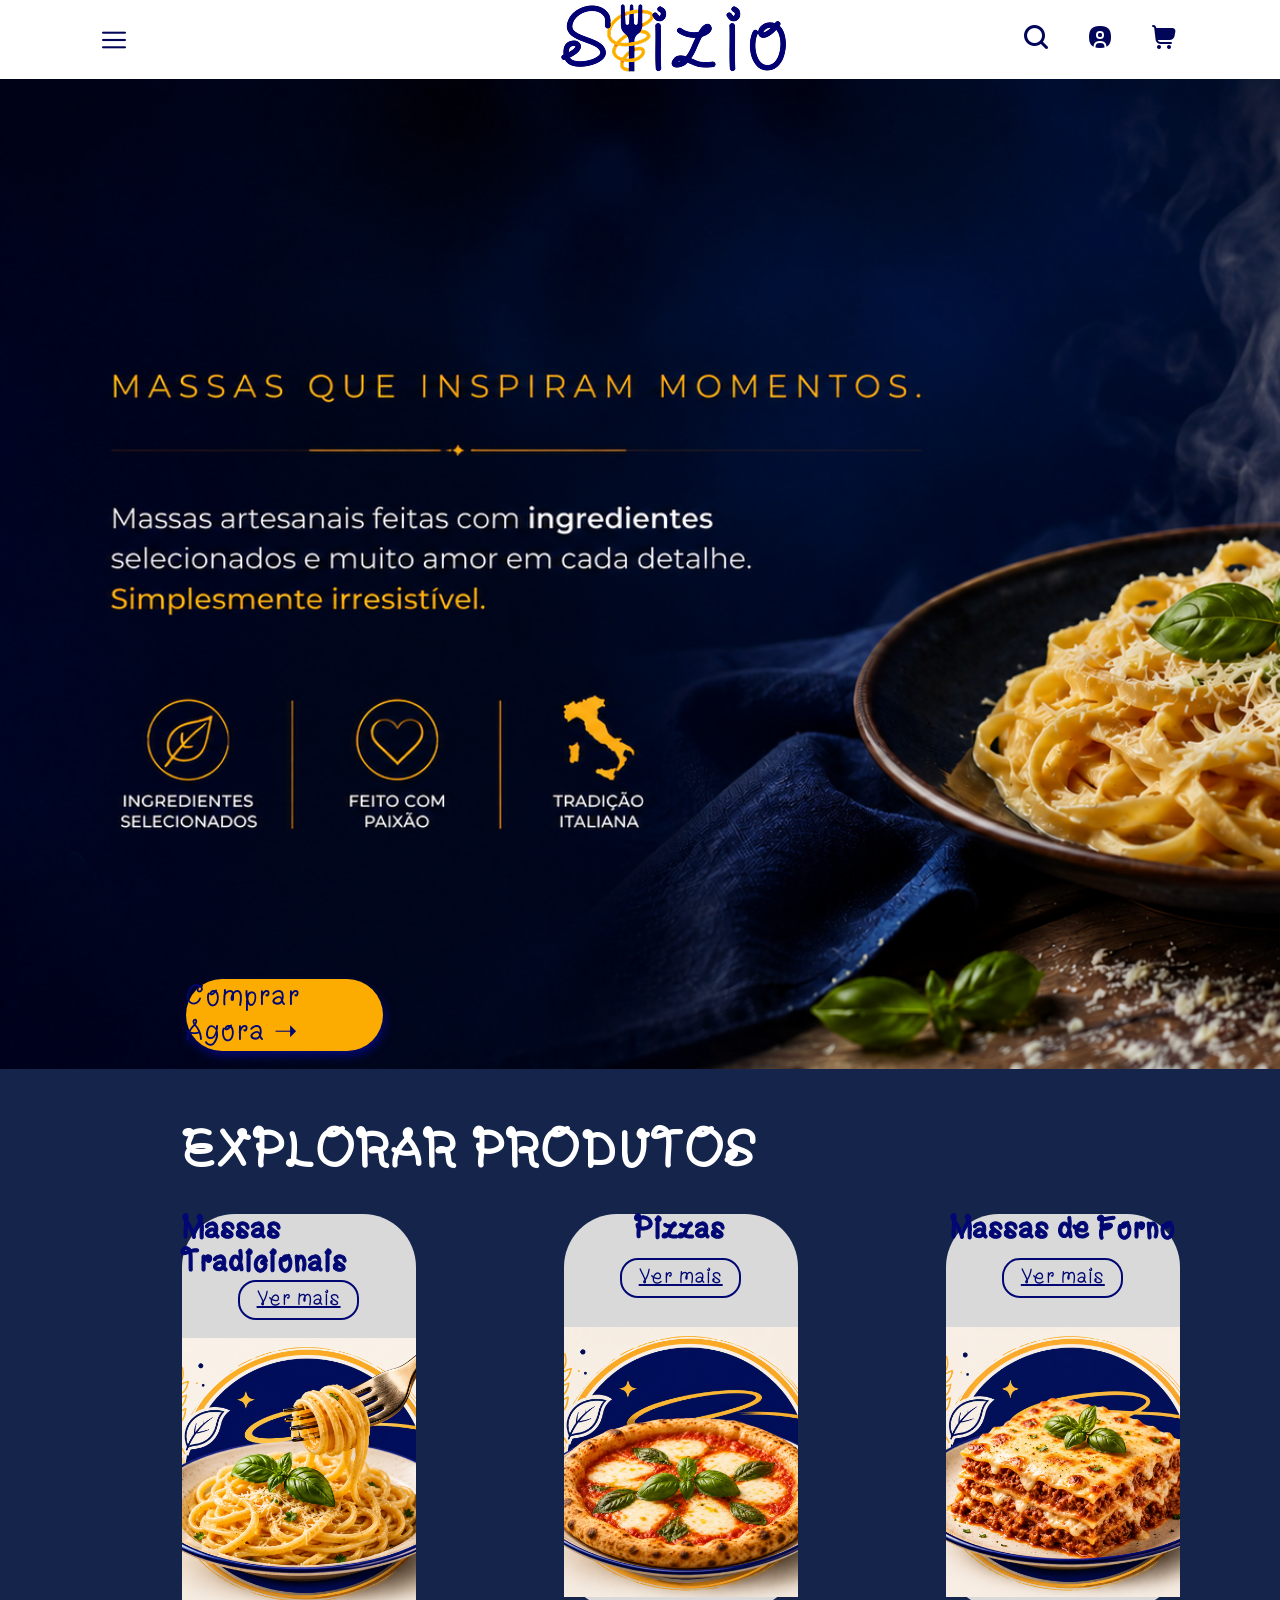
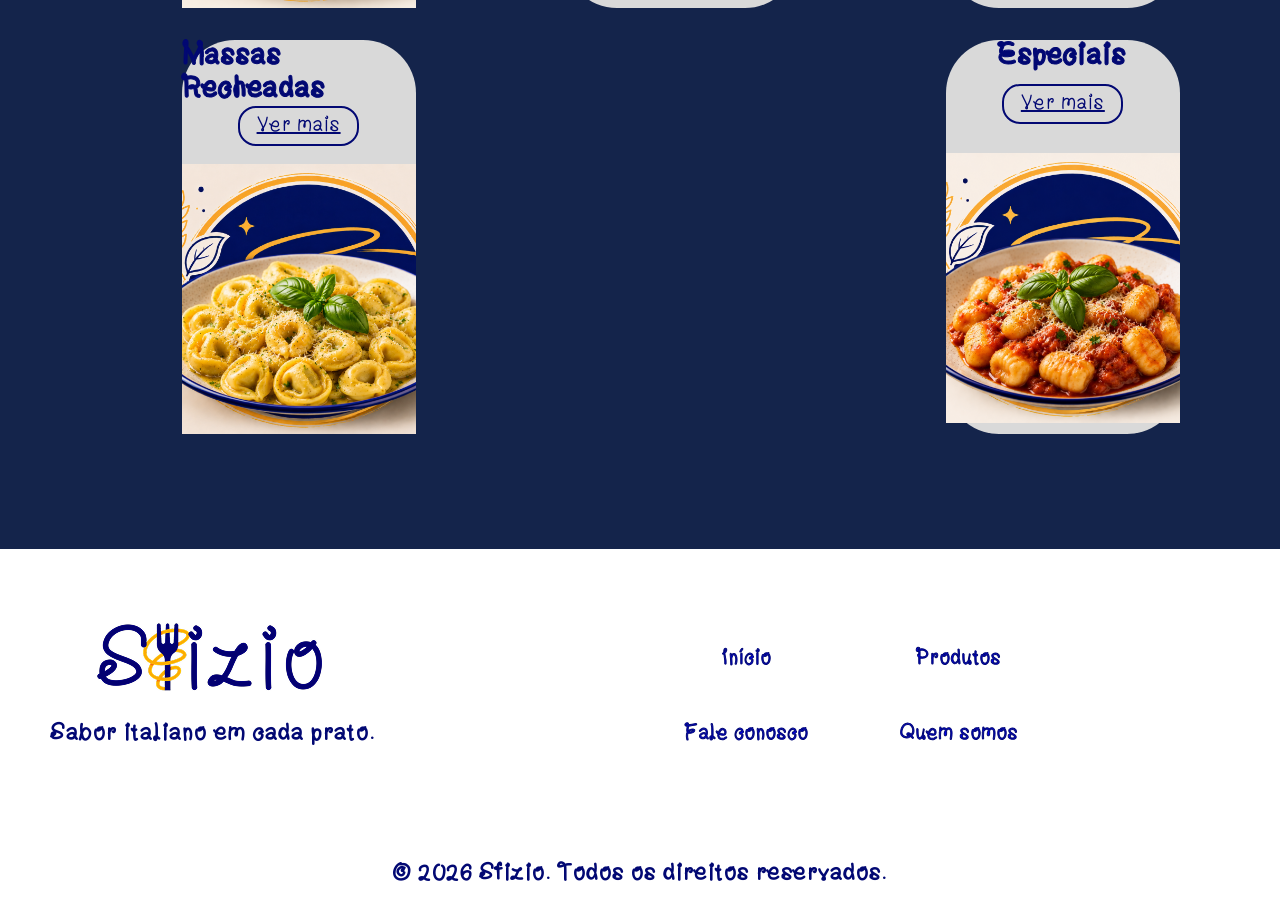
<file: index.html>
﻿<!DOCTYPE html>
<html lang="en">
<head>
    <meta charset="UTF-8">
    <meta name="viewport" content="width=device-width, initial-scale=1.0">
    <title>Sfizio - Home</title>
    <link rel="stylesheet" href="style.css">
    <link rel="shortcut icon" href="favicon.ico" type="image/x-icon">
</head>
<body>
    <header>
        <div class="nave"><img src="img/menu-burger.png" alt=""></div>
        <a href="./index.html">
            <div class="imagotipo"></div>
        </a>
      <div id="nav">  
        <a href="./busca.html"><img src="img/search (1).png" alt=""></a>
        <a href="./login.html"><img src="img/circle-user.png" alt=""></a>
        <a href="./carrinho.html"><img src="img/shopping-cart.png" alt=""></a></div>
    </header>
    <section>
        <a href="./grade.html">Comprar Agora ➝</a>
    </section>
    <main>
        <h2>EXPLORAR PRODUTOS</h2>
        <div class="massat">
            <h3>Massas Tradicionais</h3>
            <a href="./produtos.html">Ver mais</a>
            <div class="imagemast"></div>
        </div>
        <div class="pizzas">
            <h3>Pizzas</h3>
            <a href="./produtos.html">Ver mais</a>
            <div class="imagempiz"></div>
        </div>
        <div class="massasf">
            <h3>Massas de Forno</h3>
            <a href="./produtos.html">Ver mais</a>
            <div class="imagemasf"></div>
        </div>
        <div class="massasr">
            <h3>Massas Recheadas</h3>
            <a href="./produtos.html">Ver mais</a>
            <div class="imagemasr"></div>
        </div>
        <div class="especiais">
            <h3>Especiais</h3>
            <a href="./produtos.html">Ver mais</a>
            <div class="imagemesp"></div>
        </div>
    </main>
<footer>
        <a class="imagotipofo" href="./index.html">
            <div ></div>
        </a>
        <h3 class="sabor">Sabor italiano em cada prato.</h3>
        <a class="inicio" href="./index.html">
            <p>Início</p>
        </a>
        <a class="produtos" href="./grade.html">
            <p>Produtos</p>
        </a>
        <a class="faleconosco" href="./contato.html">
            <p>Fale conosco</p>
        </a>
        <a class="quemsomos" href="./quemsomos.html">Quem somos</a>
        <h3 class="copy">© 2026 Sfizio. Todos os direitos reservados.</h3>
    </footer>
</body>
</html>
</file>
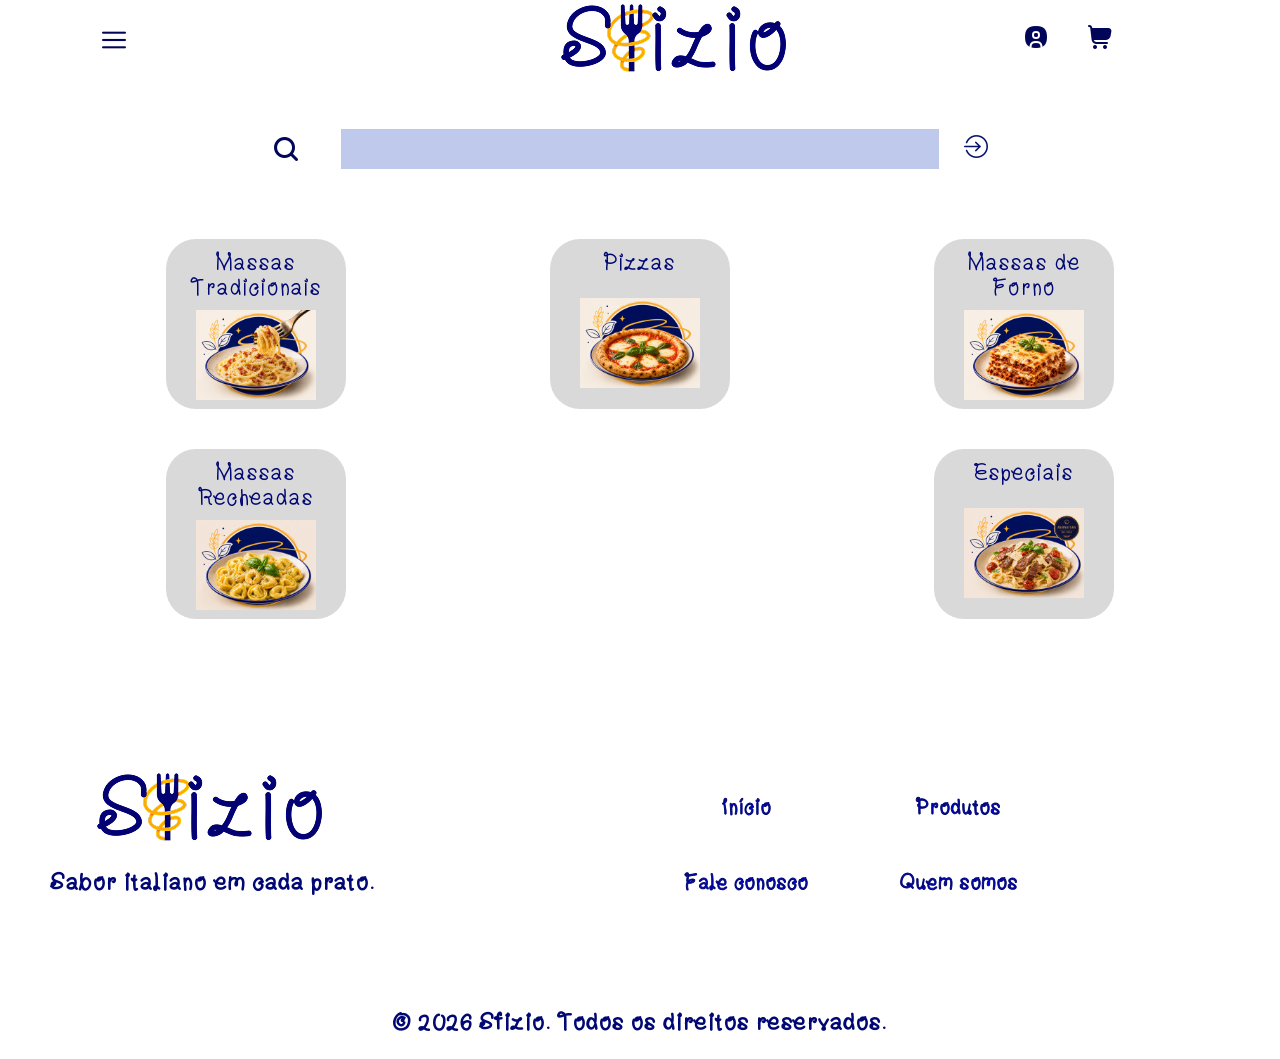
<file: busca.html>
﻿<!DOCTYPE html>
<html lang="en">
<head>
    <meta charset="UTF-8">
    <meta name="viewport" content="width=device-width, initial-scale=1.0">
    <title>Sfizio - Busca</title>
    <link rel="stylesheet" href="busca.css">
    <link rel="shortcut icon" href="favicon.ico" type="image/x-icon">
</head>
<header>
        <div class="nave"><img src="img/menu-burger.png" alt=""></div>
        <a href="./index.html">
            <div class="imagotipo"></div>
        </a>
      <div id="nav">  
        <a href="./login.html"><img src="img/circle-user.png" alt=""></a>
        <a href="./carrinho.html"><img src="img/shopping-cart.png" alt=""></a></div>
    </header>
<main class="busca">

    <div class="pesquisa">

        <img src="img/search (1).png" alt="" class="lupa">

        <input type="text">

        <a href="produtos.html">
            <img src="img/enter.png" alt="" class="seta">
        </a>

    </div>

    <div class="categorias">

        <a href="produtos.html" class="categoria">
            <h2>Massas Tradicionais</h2>
            <div class="catimg tradicional"></div>
        </a>

        <a href="produtos.html" class="categoria">
            <h2>Pizzas</h2>
            <div class="catimg pizza"></div>
        </a>

        <a href="produtos.html" class="categoria">
            <h2>Massas de Forno</h2>
            <div class="catimg forno"></div>
        </a>

        <a href="produtos.html" class="categoria">
            <h2>Massas Recheadas</h2>
            <div class="catimg recheada"></div>
        </a>

        <a href="produtos.html" class="categoria ep">
            <h2>Especiais</h2>
            <div class="catimg especial"></div>
        </a>

    </div>

</main>
<footer>
        <a class="imagotipofo" href="./index.html">
            <div ></div>
        </a>
        <h3 class="sabor">Sabor italiano em cada prato.</h3>
        <a class="inicio" href="./index.html">
            <p>Início</p>
        </a>
        <a class="produtos" href="./grade.html">
            <p>Produtos</p>
        </a>
        <a class="faleconosco" href="./contato.html">
            <p>Fale conosco</p>
        </a>
        <a class="quemsomos" href="./quemsomos.html">Quem somos</a>
        <h3 class="copy">© 2026 Sfizio. Todos os direitos reservados.</h3>
    </footer>
</body>
</html>
</file>
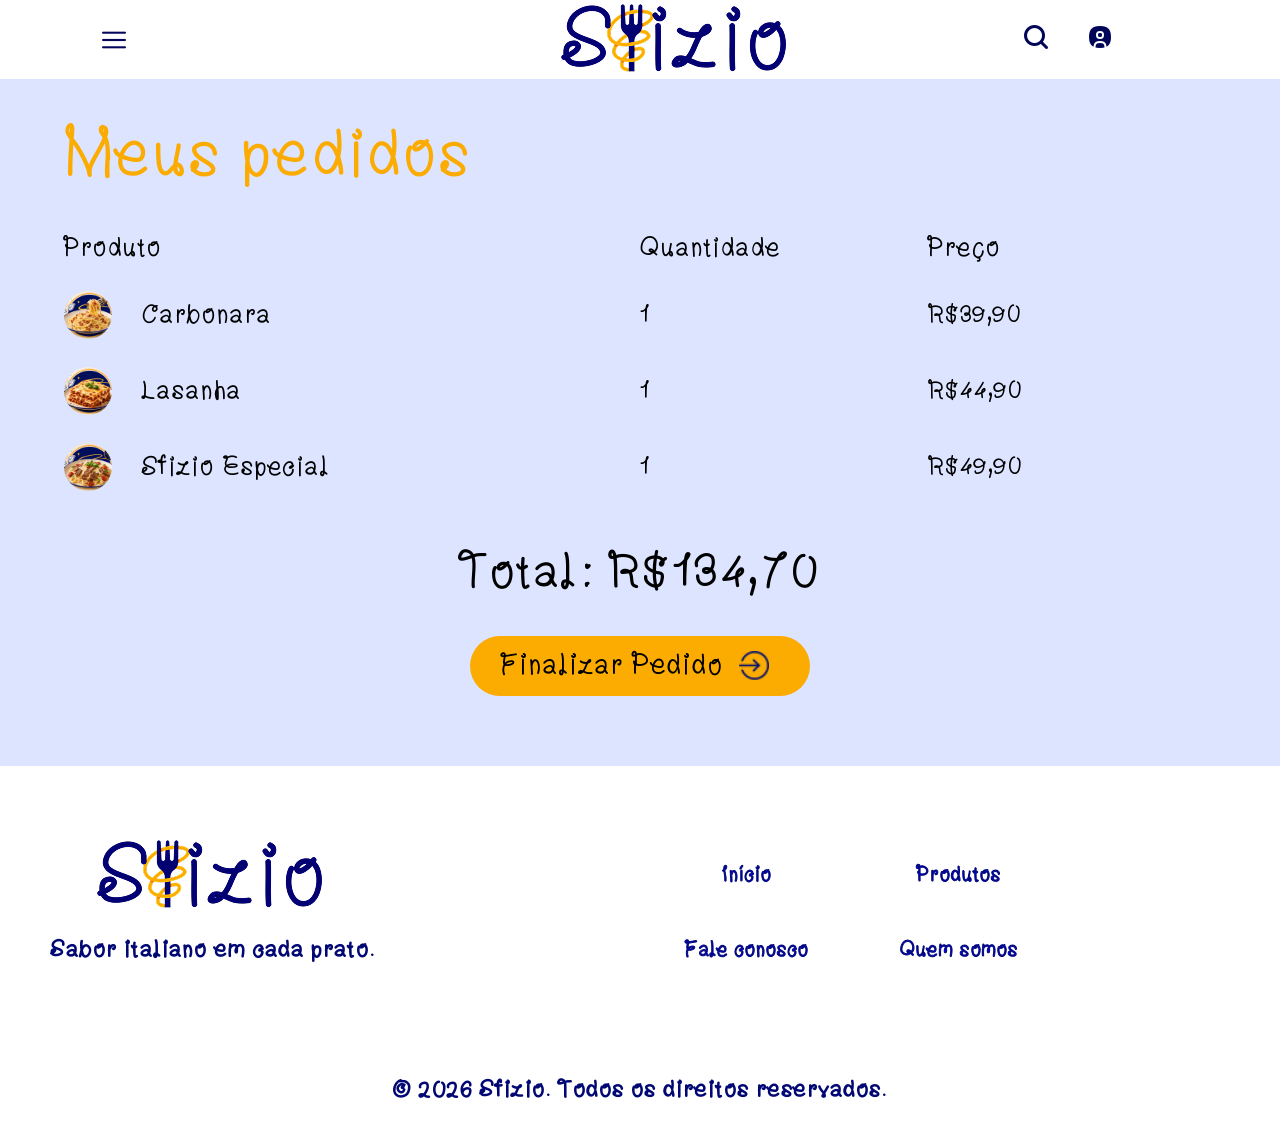
<file: carrinho.html>
﻿<!DOCTYPE html>
<html lang="en">
<head>
    <meta charset="UTF-8">
    <meta name="viewport" content="width=device-width, initial-scale=1.0">
    <title>Sfizio - Carrinho</title>
    <link rel="stylesheet" href="carrinho.css">
    <link rel="shortcut icon" href="favicon.ico" type="image/x-icon">
</head>
<header>
        <div class="nave"><img src="img/menu-burger.png" alt=""></div>
        <a href="./index.html">
            <div class="imagotipo"></div>
        </a>
      <div id="nav">  
        <a href="./busca.html"><img src="img/search (1).png" alt=""></a>
        <a href="./login.html"><img src="img/circle-user.png" alt=""></a>
        </div>
    </header>
<main class="pedidos">

    <h1 class="titulo">Meus pedidos</h1>

    <div class="tabela">

        <h3>Produto</h3>
        <h3>Quantidade</h3>
        <h3>Preço</h3>

        <div class="produto">
            <div class="imgpedido carbonara"></div>
            <p>Carbonara</p>
        </div>

        <p class="qtd">1</p>
        <p class="preco">R$39,90</p>

        <div class="produto">
            <div class="imgpedido lasanha"></div>
            <p>Lasanha</p>
        </div>

        <p class="qtd">1</p>
        <p class="preco">R$44,90</p>

        <div class="produto">
            <div class="imgpedido especial"></div>
            <p>Sfizio Especial</p>
        </div>

        <p class="qtd">1</p>
        <p class="preco">R$49,90</p>

    </div>

    <h2 class="total">Total: R$134,70</h2>

    <a href="" class="btnpedido">
        Finalizar Pedido
        <span class="seta"></span>
    </a>

</main>

    <footer>
        <a class="imagotipofo" href="./index.html">
            <div ></div>
        </a>
        <h3 class="sabor">Sabor italiano em cada prato.</h3>
        <a class="inicio" href="./index.html">
            <p>Início</p>
        </a>
        <a class="produtos" href="./grade.html">
            <p>Produtos</p>
        </a>
        <a class="faleconosco" href="./contato.html">
            <p>Fale conosco</p>
        </a>
        <a class="quemsomos" href="./quemsomos.html">Quem somos</a>
        <h3 class="copy">© 2026 Sfizio. Todos os direitos reservados.</h3>
    </footer>
</body>
</html>
</file>
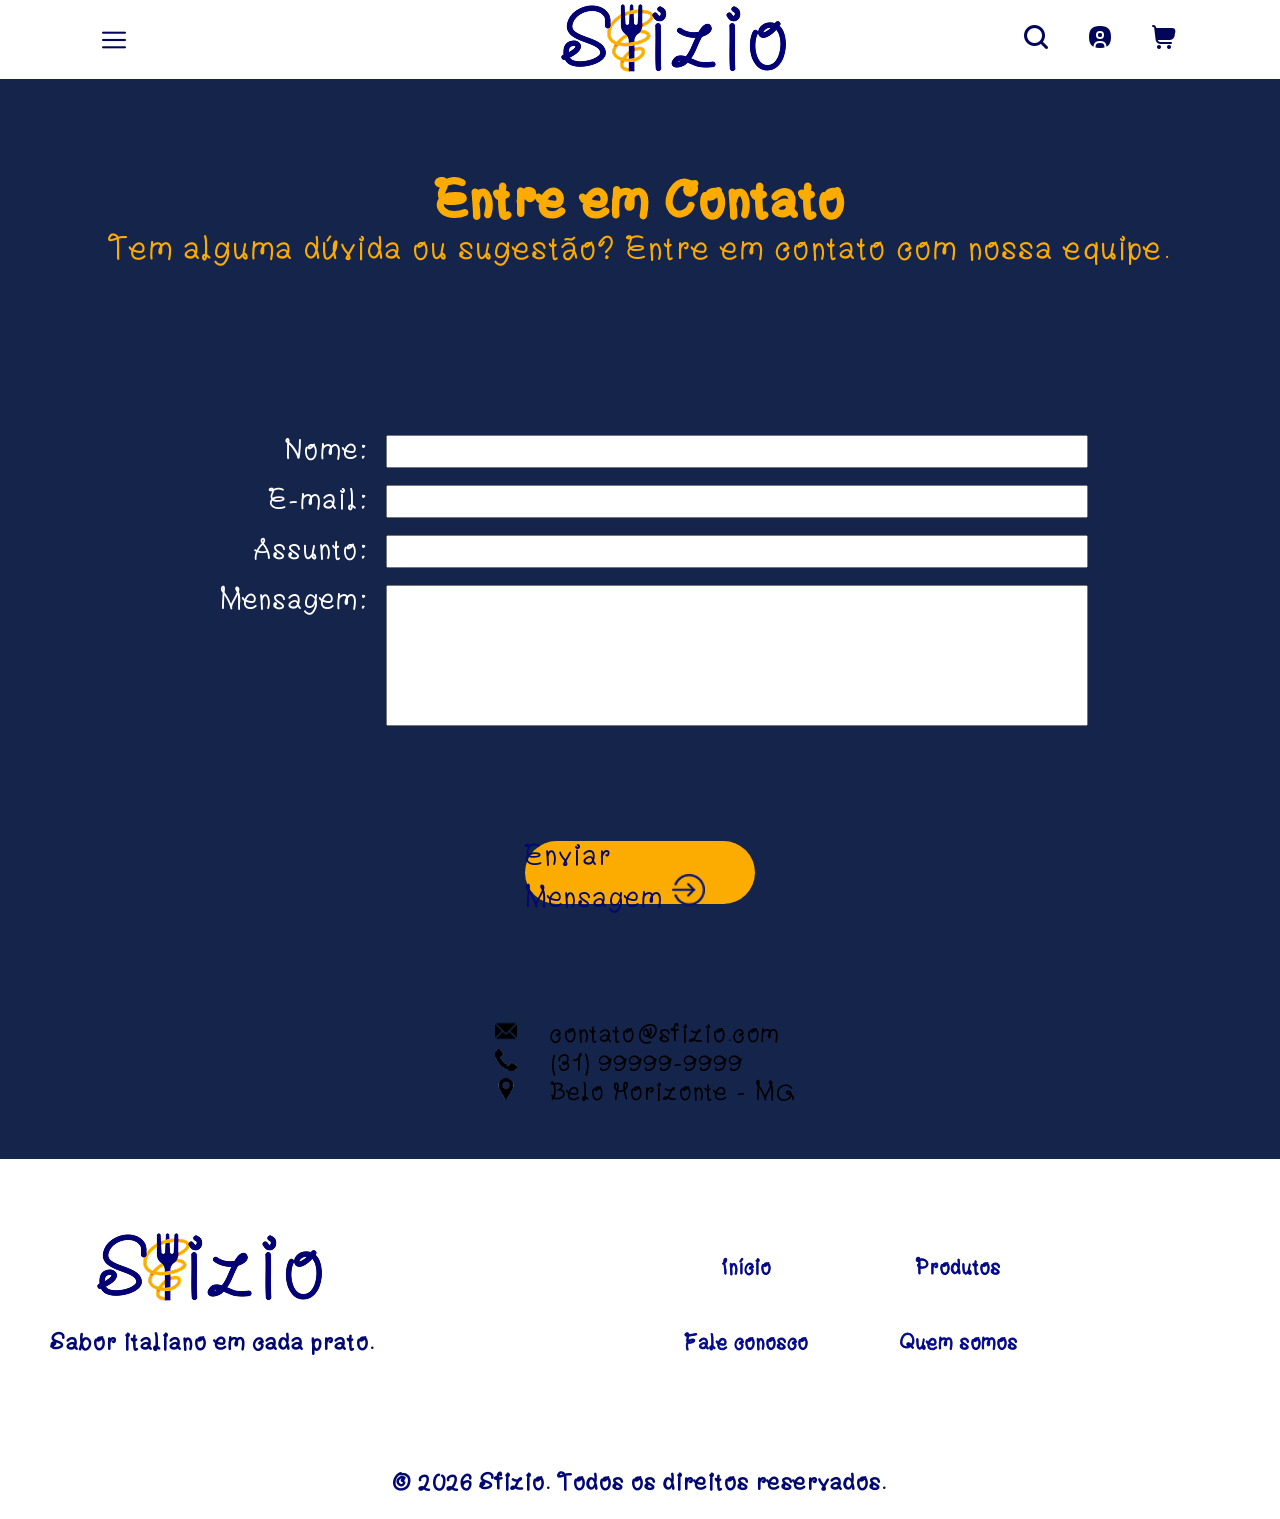
<file: contato.html>
﻿<!DOCTYPE html>
<html lang="en">
<head>
    <meta charset="UTF-8">
    <meta name="viewport" content="width=device-width, initial-scale=1.0">
    <title>Sfizio - Contato</title>
    <link rel="stylesheet" href="./contato.css">
    <link rel="shortcut icon" href="favicon.ico" type="image/x-icon">
</head>
<body>
    <header>
        <div class="nave"><img src="img/menu-burger.png" alt=""></div>
        <a href="./index.html">
            <div class="imagotipo"></div>
        </a>
      <div id="nav">  
        <a href="./busca.html"><img src="img/search (1).png" alt=""></a>
        <a href="./login.html"><img src="img/circle-user.png" alt=""></a>
        <a href="./carrinho.html"><img src="img/shopping-cart.png" alt=""></a>
        </div>
    </div>
    </header>
    <main>
        <div class="div">
           <h1>Entre em Contato</h1>
           <p>Tem alguma dúvida ou sugestão? Entre em contato com nossa equipe.</p> 
        </div>
        <div class="forms">
                <p class="pnomef">Nome: </p>
                <input class="innomef" type="text">
                <p class="pnomef">E-mail: </p>
                <input class="innomef" type="text">
                <p class="pnomef">Assunto: </p>
                <input type="text">
                <p>Mensagem: </p>
                <input class="mensa" type="text">
        </div>
        <div class="cads">
            <a href="">Enviar Mensagem <span class="cadstr"></span></a>
        </div>
        <div class="contato">
            <p class="dem"><span class="ema"></span><p>contato@sfizio.com</p></p>
            <p class="dle"><span class="tel"></span><p class="ple">(31) 99999-9999</p></p>
            <p class="dlo"><span class="loc"></span><p class="plo">Belo Horizonte - MG</p></p>
        </div>
    </main>
<footer>
        <a class="imagotipofo" href="./index.html">
            <div ></div>
        </a>
        <h3 class="sabor">Sabor italiano em cada prato.</h3>
        <a class="inicio" href="./index.html">
            <p>Início</p>
        </a>
        <a class="produtos" href="./grade.html">
            <p>Produtos</p>
        </a>
        <a class="faleconosco" href="./contato.html">
            <p>Fale conosco</p>
        </a>
        <a class="quemsomos" href="./quemsomos.html">Quem somos</a>
        <h3 class="copy">© 2026 Sfizio. Todos os direitos reservados.</h3>
    </footer>
</body>
</html>
</file>
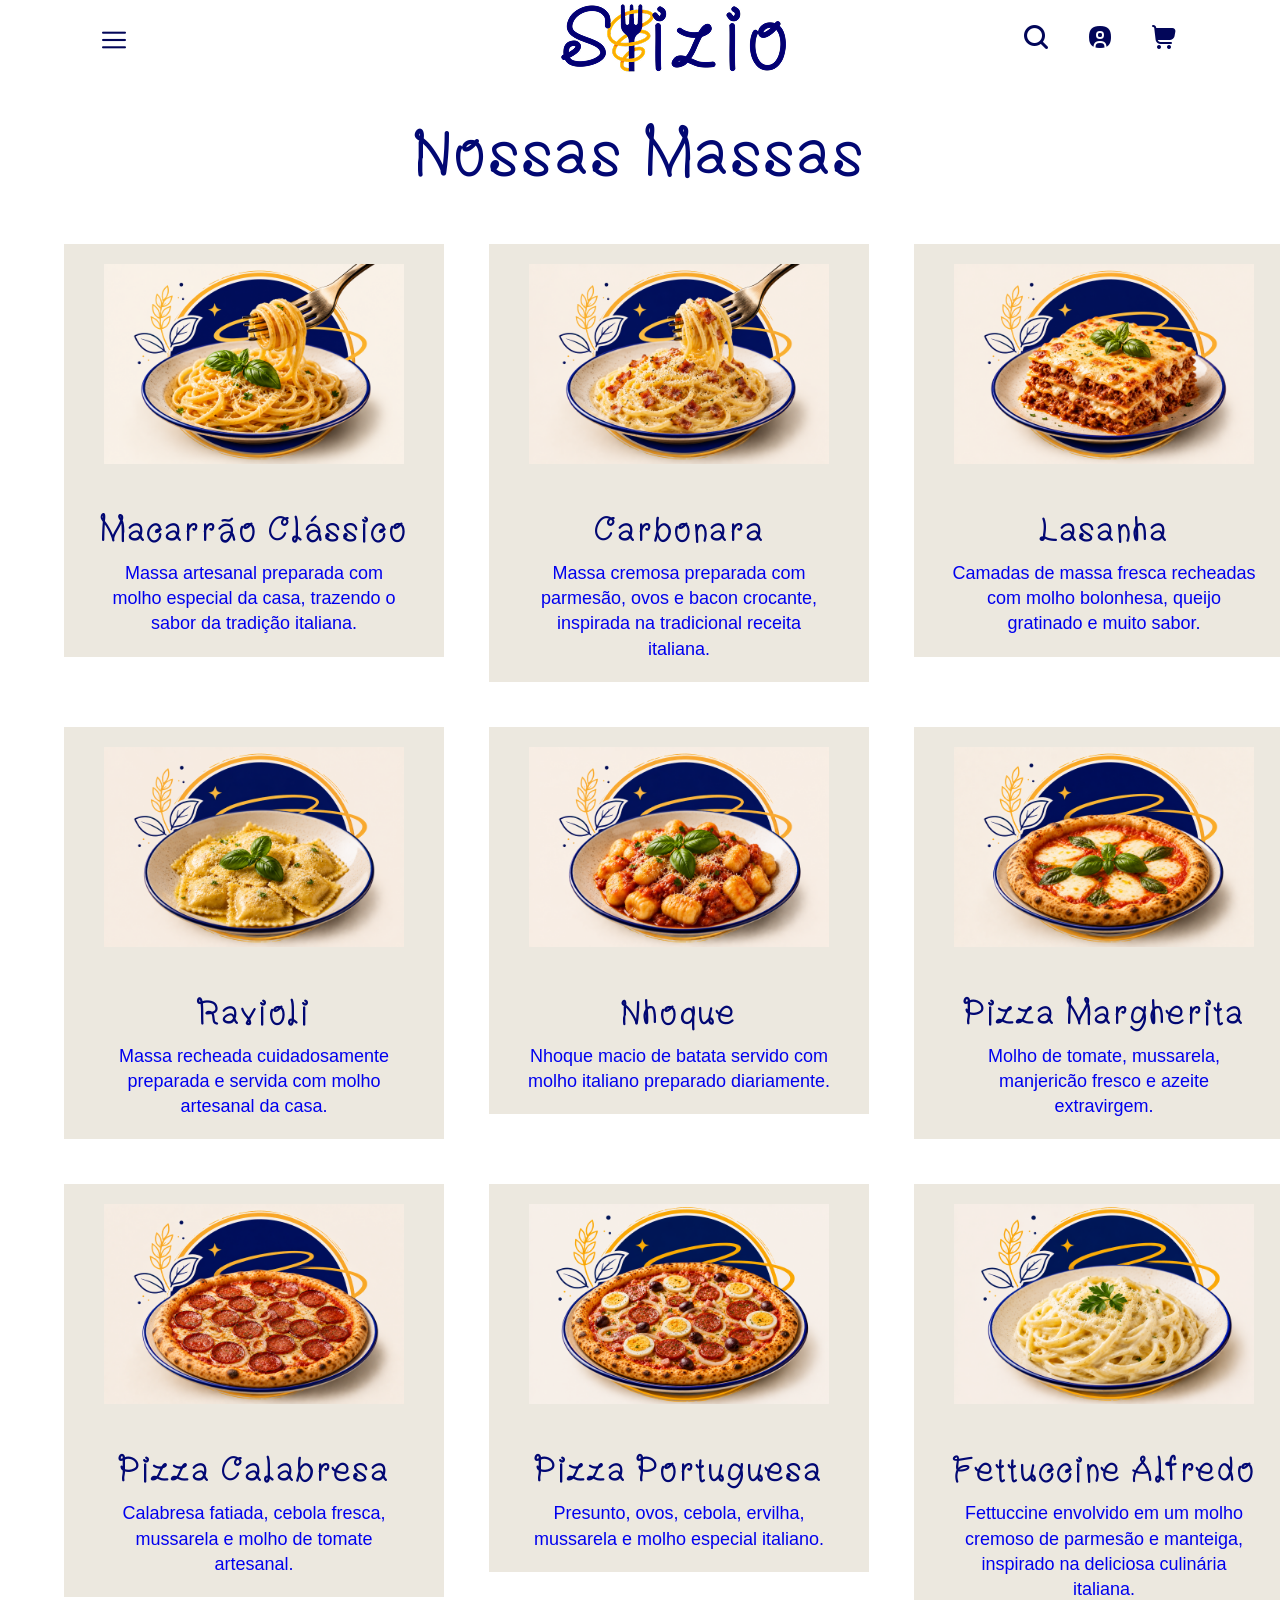
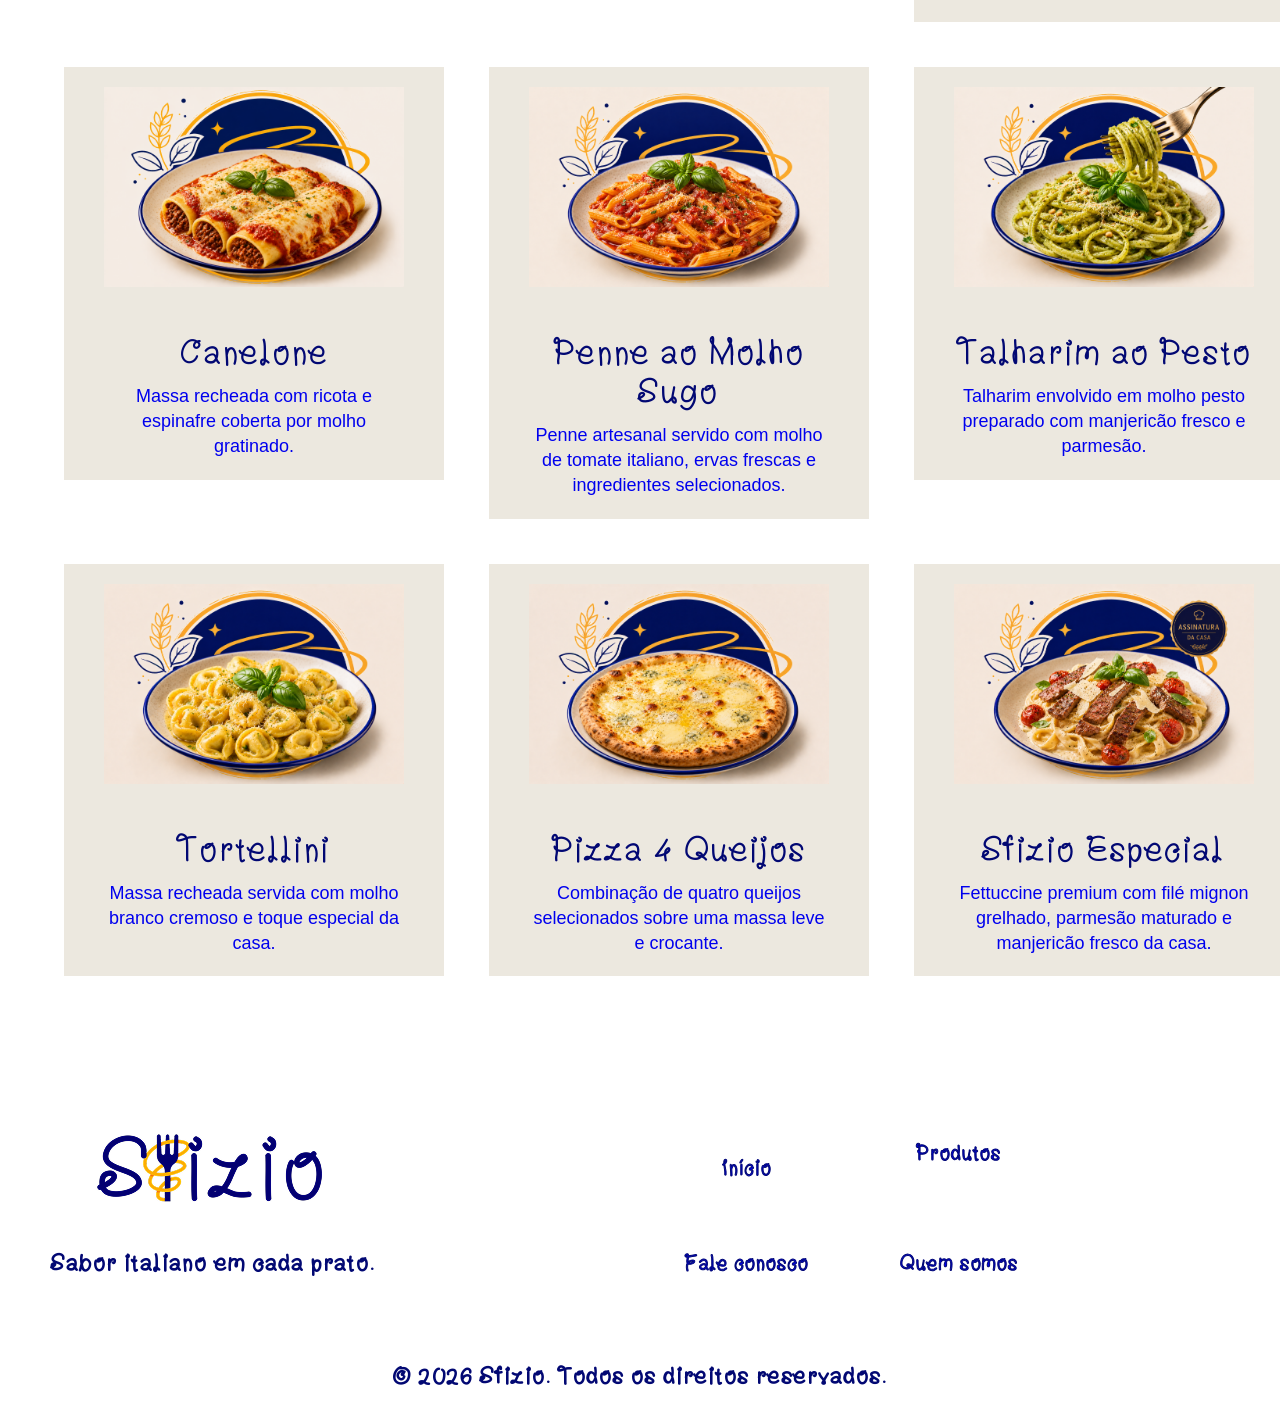
<file: grade.html>
﻿<!DOCTYPE html>
<html lang="en">
<head>
    <meta charset="UTF-8">
    <meta name="viewport" content="width=device-width, initial-scale=1.0">
    <title>Sfizio - Grade de Produtos</title>
    <link rel="stylesheet" href="grade.css">
    <link rel="shortcut icon" href="favicon.ico" type="image/x-icon">
</head>
<body>
    <header>
        <div class="nave"><img src="img/menu-burger.png" alt=""></div>
        <a href="./index.html">
            <div class="imagotipo"></div>
        </a>
        <div id="nav">  
        <a href="./busca.html"><img src="img/search (1).png" alt=""></a>
        <a href="./login.html"><img src="img/circle-user.png" alt=""></a>
        <a href="./carrinho.html"><img src="img/shopping-cart.png" alt=""></a></div>
    </div>
    </header>
    <main class="produtos">
        <h1 class="titulo">Nossas Massas</h1>
        <div class="grade">
        <a href="./produto.html">
            <div class="card a">
                <div class="imgproduto macclassico"></div>
                <h2>Macarrão Clássico</h2>
                <p>Massa artesanal preparada com molho especial da casa, trazendo o sabor da tradição italiana.</p>
            </div>
        </a>
        <a href="./produto.html">
            <div class="card a">
                <div class="imgproduto carbonara"></div>
                <h2>Carbonara</h2>
                <p>Massa cremosa preparada com parmesão, ovos e bacon crocante, inspirada na tradicional receita italiana.</p>
            </div>
        </a>
        <a href="./produto.html">
            <div class="card a">
                <div class="imgproduto lasanha"></div>
                <h2>Lasanha</h2>
                <p>Camadas de massa fresca recheadas com molho bolonhesa, queijo gratinado e muito sabor.</p>
            </div>
        </a>
        <a href="./produto.html">
            <div class="card a">
                <div class="imgproduto ravioli"></div>
                <h2>Ravioli</h2>
                <p>Massa recheada cuidadosamente preparada e servida com molho artesanal da casa.</p>
            </div>
        </a>
        <a href="./produto.html">
            <div class="card a">
                <div class="imgproduto nhoque"></div>
                <h2>Nhoque</h2>
                <p>Nhoque macio de batata servido com molho italiano preparado diariamente.</p>
            </div>
        </a>
        <a href="./produto.html">
            <div class="card a">
                <div class="imgproduto margherita"></div>
                <h2>Pizza Margherita</h2>
                <p>Molho de tomate, mussarela, manjericão fresco e azeite extravirgem.</p>
            </div>
        </a>
        <a href="./produto.html">
            <div class="card a">
                <div class="imgproduto calabresa"></div>
                <h2>Pizza Calabresa</h2>
                <p>Calabresa fatiada, cebola fresca, mussarela e molho de tomate artesanal.</p>
            </div>
        </a>
        <a href="./produto.html">
            <div class="card a">
                <div class="imgproduto portuguesa"></div>
                <h2>Pizza Portuguesa</h2>
                <p>Presunto, ovos, cebola, ervilha, mussarela e molho especial italiano.</p>
            </div>
        </a>
        <a href="./produto.html">
            <div class="card a">
                <div class="imgproduto alfredo"></div>
                <h2>Fettuccine Alfredo</h2>
                <p>Fettuccine envolvido em um molho cremoso de parmesão e manteiga, inspirado na deliciosa culinária italiana.</p>
            </div>
        </a>
        <a href="./produto.html">
            <div class="card a">
                <div class="imgproduto canelone"></div>
                <h2>Canelone</h2>
                <p>Massa recheada com ricota e espinafre coberta por molho gratinado.</p>
            </div>
        </a>
        <a href="./produto.html">
            <div class="card a">
                <div class="imgproduto penne"></div>
                <h2>Penne ao Molho Sugo</h2>
                <p>Penne artesanal servido com molho de tomate italiano, ervas frescas e ingredientes selecionados.</p>
            </div>
        </a>
        <a href="./produto.html">
            <div class="card a">
                <div class="imgproduto pesto"></div>
                <h2>Talharim ao Pesto</h2>
                <p>Talharim envolvido em molho pesto preparado com manjericão fresco e parmesão.</p>
            </div>
        </a>
        <a href="./produto.html">
            <div class="card a">
                <div class="imgproduto tortellini"></div>
                <h2>Tortellini</h2>
                <p>Massa recheada servida com molho branco cremoso e toque especial da casa.</p>
            </div>
        </a>
        <a href="./produto.html">
            <div class="card a">
                <div class="imgproduto quatroqueijos"></div>
                <h2>Pizza 4 Queijos</h2>
                <p>Combinação de quatro queijos selecionados sobre uma massa leve e crocante.</p>
            </div>
        </a>
        <a href="./produto.html">
            <div class="card especialcard">
                <div class="imgproduto especial"></div>
                <h2>Sfizio Especial</h2>
                <p>Fettuccine premium com filé mignon grelhado, parmesão maturado e manjericão fresco da casa.</p>
            </div>
        </a>
        </div>
</main>
<footer>
        <a class="imagotipofo" href="./index.html">
            <div ></div>
        </a>
        <h3 class="sabor">Sabor italiano em cada prato.</h3>
        <a class="inicio" href="./index.html">
            <p>Início</p>
        </a>
        <a class="produtos" href="./grade.html">
            <p>Produtos</p>
        </a>
        <a class="faleconosco" href="./contato.html">
            <p>Fale conosco</p>
        </a>
        <a class="quemsomos" href="./quemsomos.html">Quem somos</a>
        <h3 class="copy">© 2026 Sfizio. Todos os direitos reservados.</h3>
    </footer>
</body>
</html>
</file>
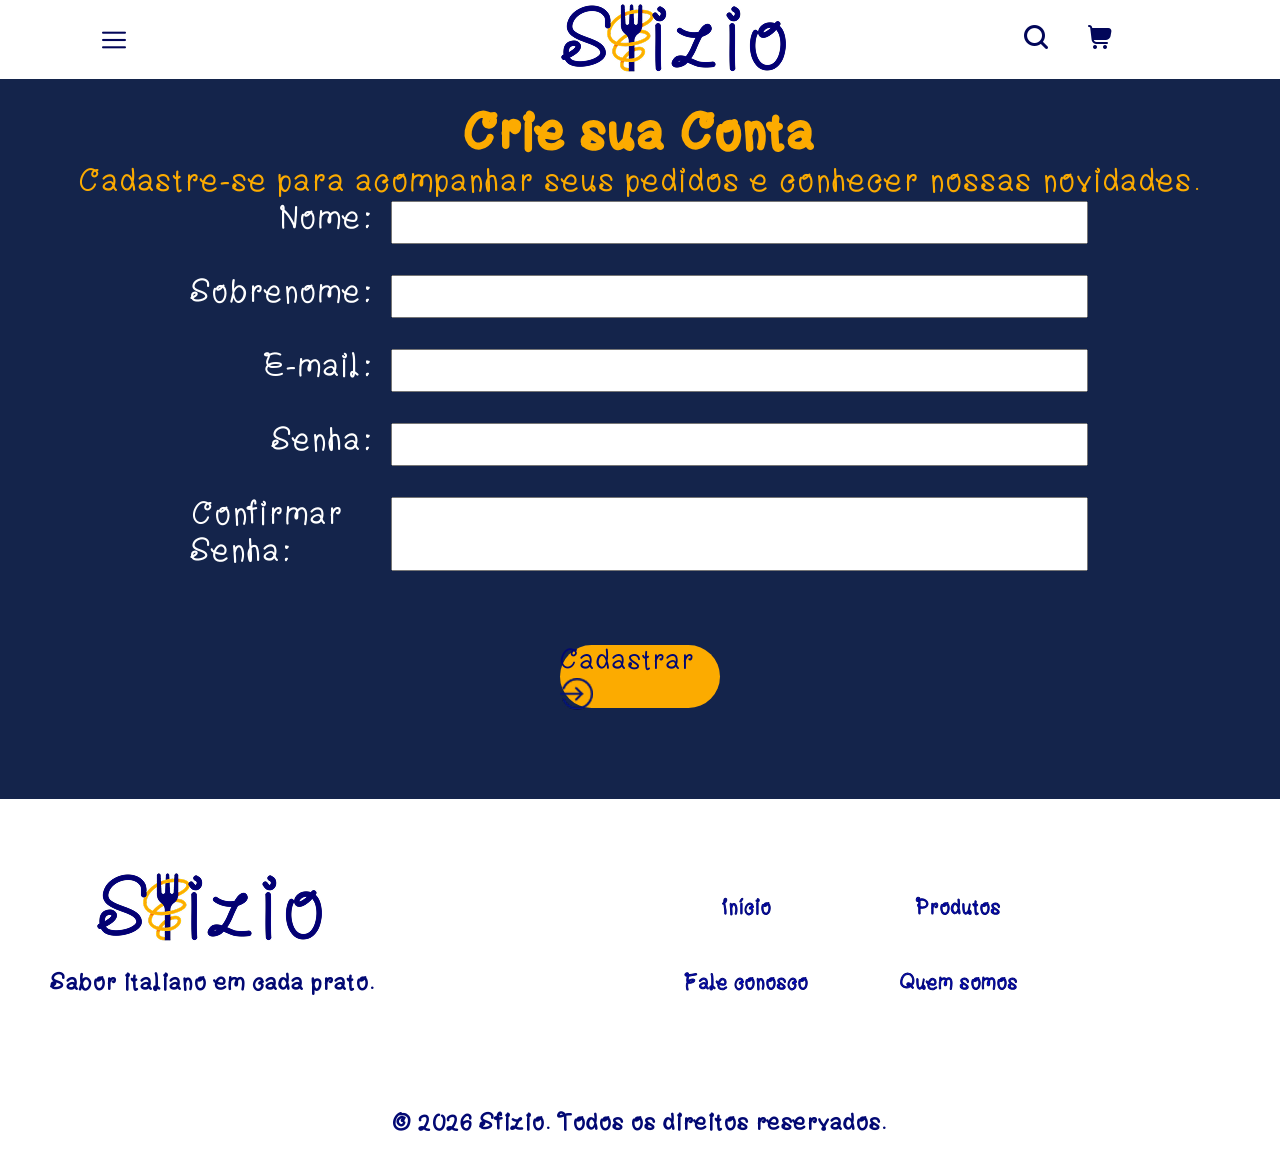
<file: login.html>
﻿<!DOCTYPE html>
<html lang="en">
<head>
    <meta charset="UTF-8">
    <meta name="viewport" content="width=device-width, initial-scale=1.0">
    <title>Sfizio - Login</title>
    <link rel="stylesheet" href="./login.css">
    <link rel="shortcut icon" href="favicon.ico" type="image/x-icon">
</head>
<body>
    <header>
        <div class="nave"><img src="img/menu-burger.png" alt=""></div>
        <a href="./index.html">
            <div class="imagotipo"></div>
        </a>
      <div id="nav">  
        <a href="./busca.html"><img src="img/search (1).png" alt=""></a>
        <a href="./carrinho.html"><img src="img/shopping-cart.png" alt=""></a></div>
    </header>
    <main>
        <div class="div">
           <h1>Crie sua Conta</h1>
           <p>Cadastre-se para acompanhar seus pedidos e conhecer nossas novidades.</p> 
        </div>
        <div class="forms">
                <p class="pnomef">Nome: </p>
                <input class="innomef" type="text">
                <p class="pnomef">Sobrenome: </p>
                <input class="insobre" type="text">
                <p class="pnomef">E-mail: </p>
                <input class="innomef" type="text">
                <p class="pnomef">Senha: </p>
                <input class="innomef" type="text">
                <p class="pnomef">Confirmar Senha: </p>
                <input class="innomef" type="text">
        </div>
        <div class="cads">
            <a href="">Cadastrar <span class="cadstr"></span></a>
        </div>
    </main>
<footer>
        <a class="imagotipofo" href="./index.html">
            <div ></div>
        </a>
        <h3 class="sabor">Sabor italiano em cada prato.</h3>
        <a class="inicio" href="./index.html">
            <p>Início</p>
        </a>
        <a class="produtos" href="./grade.html">
            <p>Produtos</p>
        </a>
        <a class="faleconosco" href="./contato.html">
            <p>Fale conosco</p>
        </a>
        <a class="quemsomos" href="./quemsomos.html">Quem somos</a>
        <h3 class="copy">© 2026 Sfizio. Todos os direitos reservados.</h3>
    </footer>
</body>
</html>
</file>
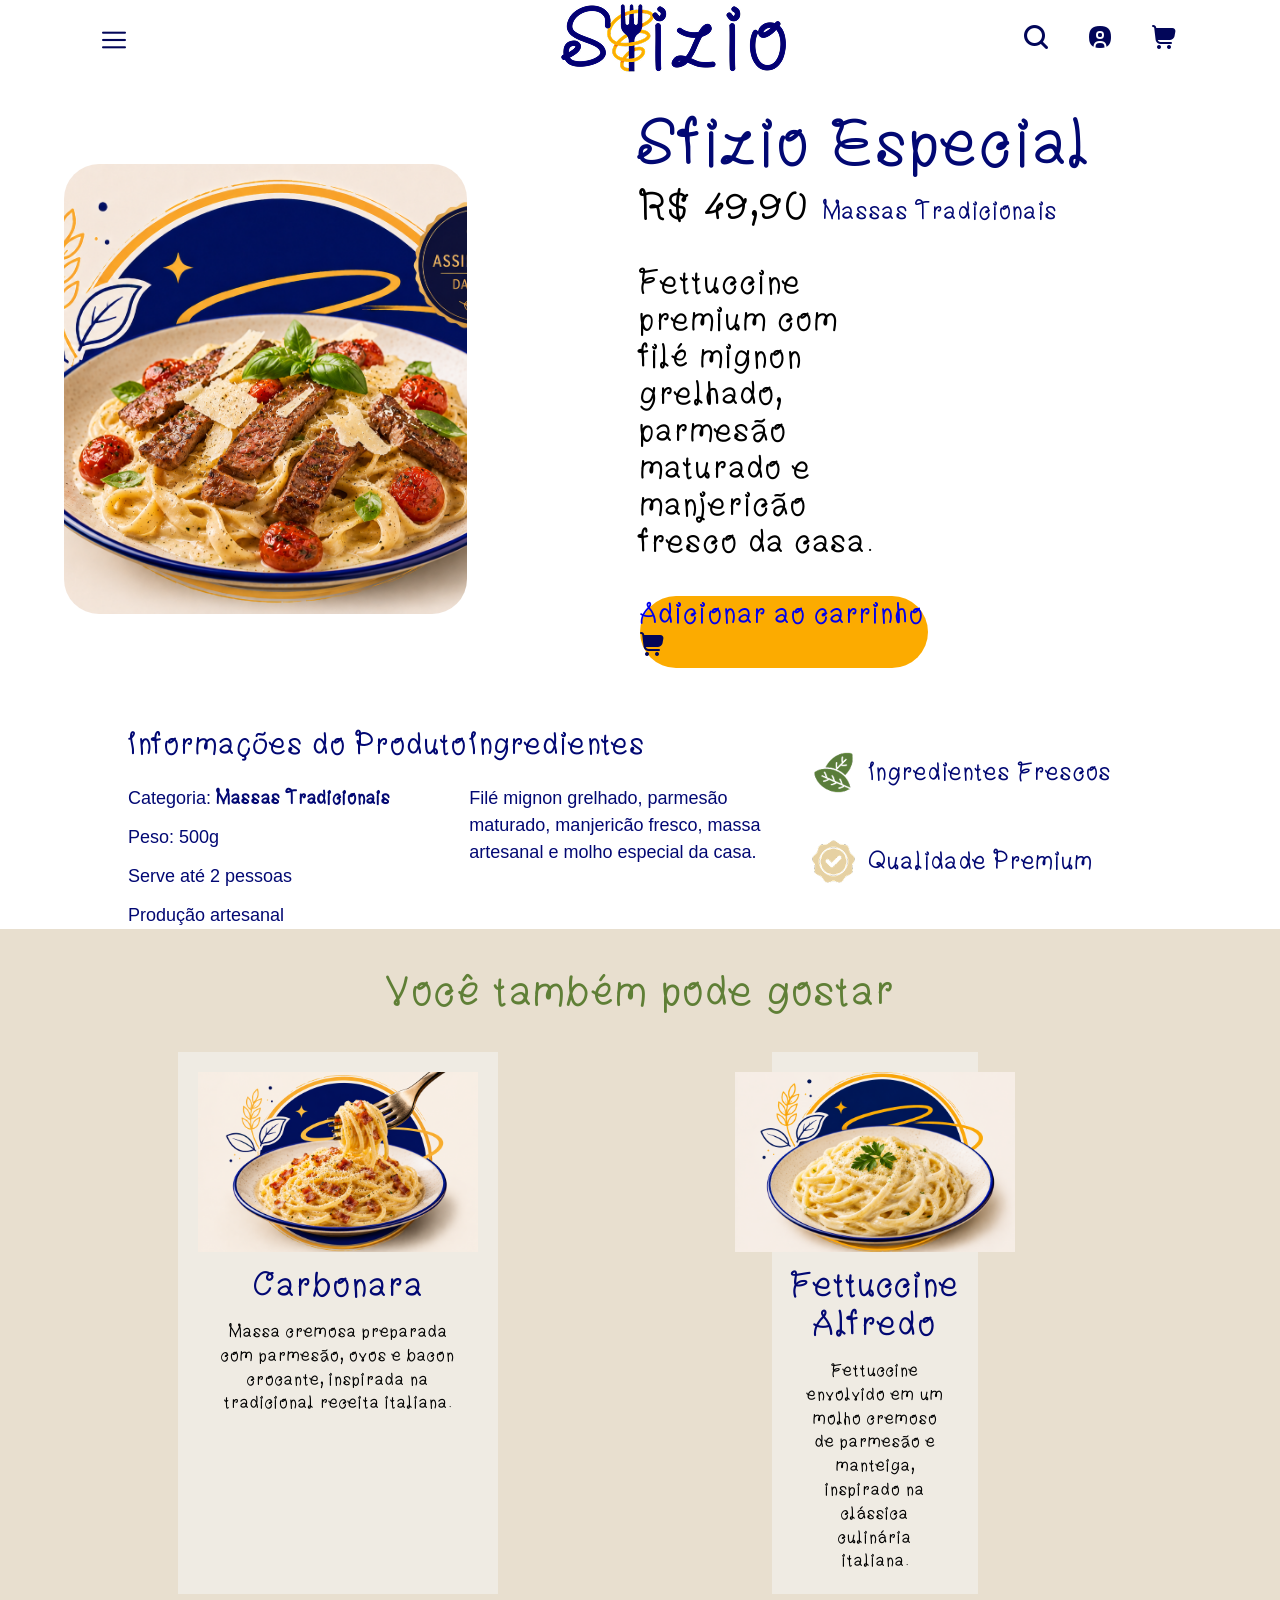
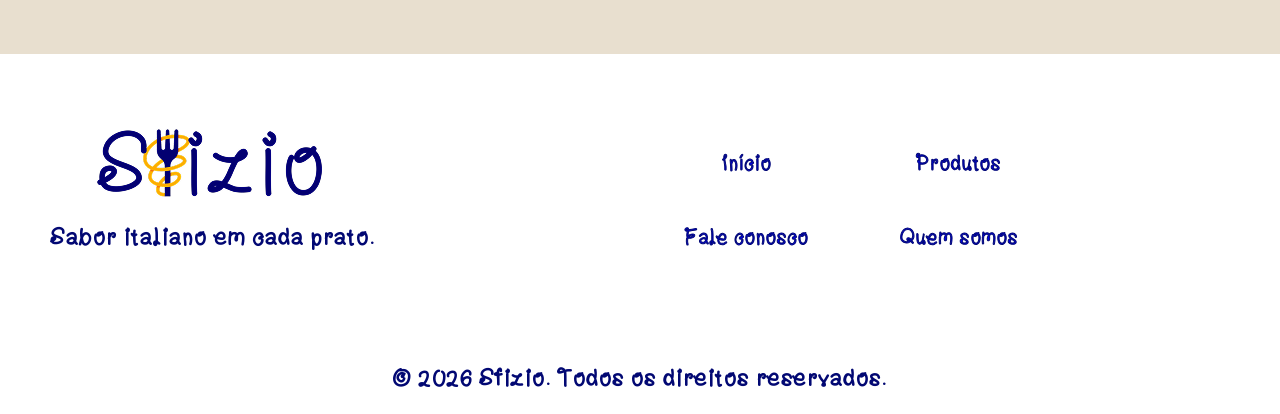
<file: produto.html>
﻿<!DOCTYPE html>
<html lang="en">
<head>
    <meta charset="UTF-8">
    <meta name="viewport" content="width=device-width, initial-scale=1.0">
    <title>Sfizio - Produto</title>
    <link rel="stylesheet" href="produto.css">
    <link rel="shortcut icon" href="favicon.ico" type="image/x-icon">
</head>
<body>
    <header>
        <div class="nave"><img src="img/menu-burger.png" alt=""></div>
        <a href="./index.html">
            <div class="imagotipo"></div>
        </a>
      <div id="nav">  

        <a href="./busca.html"><img src="img/search (1).png" alt=""></a>
        <a href="./login.html"><img src="img/circle-user.png" alt=""></a>
        <a href="./carrinho.html"><img src="img/shopping-cart.png" alt=""></a></div>
    </header>
    <main>
        <div class="cima">
        <div class="prato"></div>
        <div class="te">
            <h1 class="textopr">Sfizio Especial</h1>
            <p class="preco">R$ 49,90 <span class="masst">Massas Tradicionais</p></span></p>
            <p class="descprato">Fettuccine premium com filé mignon grelhado, parmesão maturado e manjericão fresco da casa.</p>
            <div class="btncar"><a href="./carrinho.html" class="carrinho">Adicionar ao carrinho <span class="spcar"></span></a></div>
        </div>
        </div>
        <div class="baixo">
            <div class="infop">
                <h3>Informações do Produto</h3>
                <p class="cate">Categoria: <span class="scate">Massas Tradicionais</span></p>
                <p class="peso">Peso: 500g</p>
                <p class="serve">Serve até 2 pessoas</p>
                <p class="adc">Produção artesanal</p>
            </div>
            <div class="ingred">
                <h3>Ingredientes</h3>
                <p>Filé mignon grelhado,
                parmesão maturado,
                manjericão fresco,
                massa artesanal
                e molho especial da casa.</p>
            </div>
            <div class="badge">
                <div class="b1i"></div>
                <div class="b1">Ingredientes Frescos</div>
                <div class="b2i"></div>
                <div class="b2">Qualidade Premium</div>
            </div>
        </div>
    </main>
    <section>
        <h1>Você também pode gostar</h1>
        <div class="sugest">
            <div class="prato1">
                <div class="prato1i">
                    </div>
                <h4>Carbonara</h4>
                <p>Massa cremosa preparada com parmesão, ovos e bacon crocante, inspirada na tradicional receita italiana.</p>
            </div>
            <div class="prato2">
                <div class="prato2i">
                    </div>
                <h4>Fettuccine Alfredo</h4>
                <p>Fettuccine envolvido em um molho cremoso de parmesão e manteiga, inspirado na clássica culinária italiana.</p>
            </div>
        </div>
    </section>
<footer>
        <a class="imagotipofo" href="./index.html">
            <div ></div>
        </a>
        <h3 class="sabor">Sabor italiano em cada prato.</h3>
        <a class="inicio" href="./index.html">
            <p>Início</p>
        </a>
        <a class="produtos" href="./grade.html">
            <p>Produtos</p>
        </a>
        <a class="faleconosco" href="./contato.html">
            <p>Fale conosco</p>
        </a>
        <a class="quemsomos" href="./quemsomos.html">Quem somos</a>
        <h3 class="copy">© 2026 Sfizio. Todos os direitos reservados.</h3>
    </footer>
</body>
</html>
</file>
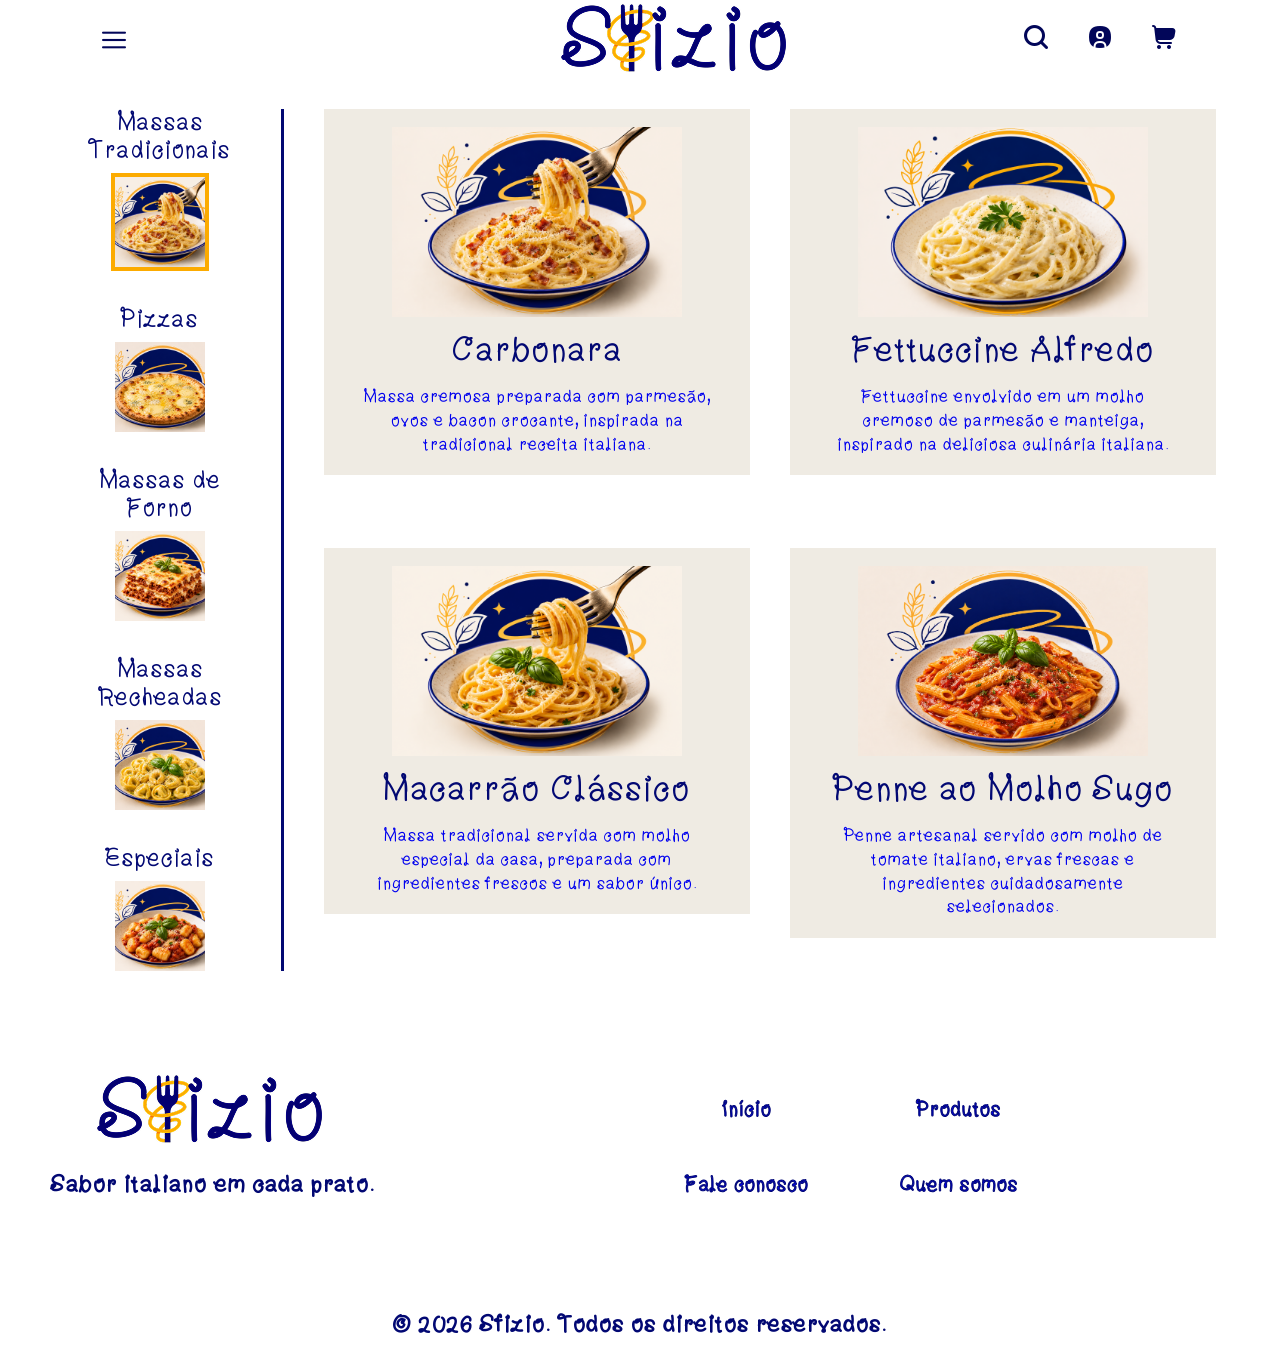
<file: produtos.html>
﻿<!DOCTYPE html>
<html lang="en">
<head>
    <meta charset="UTF-8">
    <meta name="viewport" content="width=device-width, initial-scale=1.0">
    <title>Sfizio - Produtos</title>
    <link rel="stylesheet" href="produtos.css">
    <link rel="shortcut icon" href="favicon.ico" type="image/x-icon">
</head>
<body>
    <header>
        <div class="nave"><img src="img/menu-burger.png" alt=""></div>
        <a href="./index.html">
            <div class="imagotipo"></div>
        </a>
      <div id="nav">  

        <a href="./busca.html"><img src="img/search (1).png" alt=""></a>
        <a href="./login.html"><img src="img/circle-user.png" alt=""></a>
        <a href="./carrinho.html"><img src="img/shopping-cart.png" alt=""></a></div>
    </header>
    <main class="produtos-main">

    <aside class="categorias">
        <div class="categoria ativa">
            <h3>Massas Tradicionais</h3>
            <div class="catimg massa1"></div>
        </div>
        <div class="categoria">
            <h3>Pizzas</h3>
            <div class="catimg pizza"></div>
        </div>
        <div class="categoria">
            <h3>Massas de Forno</h3>
            <div class="catimg forno"></div>
        </div>
        <div class="categoria">
            <h3>Massas Recheadas</h3>
            <div class="catimg recheada"></div>
        </div>
        <div class="categoria">
            <h3>Especiais</h3>
            <div class="catimg especial"></div>
        </div>
    </aside>
    <section class="lista-produtos">
        <a href="./produto.html">
            <div class="card">
                <div class="foto carbonara"></div>
                <h2>Carbonara</h2>
                <p>
                    Massa cremosa preparada com parmesão,
                    ovos e bacon crocante, inspirada
                    na tradicional receita italiana.
                </p>
            </div>
        </a>
        <a href="./produto.html">
            <div class="card">
                <div class="foto alfredo"></div>
                <h2>Fettuccine Alfredo</h2>
                <p>
                    Fettuccine envolvido em um molho
                    cremoso de parmesão e manteiga,
                    inspirado na deliciosa culinária italiana.
                </p>
            </div>
        </a>
        <a href="./produto.html">
            <div class="card">
                <div class="foto classico"></div>
                <h2>Macarrão Clássico</h2>
                <p>
                    Massa tradicional servida com molho
                    especial da casa, preparada com
                    ingredientes frescos e um sabor único.
                </p>
            </div>
        </a>
        <a href="./produto.html">
            <div class="card">
                <div class="foto sugo"></div>
                <h2>Penne ao Molho Sugo</h2>
                <p>
                    Penne artesanal servido com molho
                    de tomate italiano, ervas frescas
                    e ingredientes cuidadosamente selecionados.
                </p>
            </div>
        </a>
    </section>
</main>
<footer>
        <a class="imagotipofo" href="./index.html">
            <div ></div>
        </a>
        <h3 class="sabor">Sabor italiano em cada prato.</h3>
        <a class="inicio" href="./index.html">
            <p>Início</p>
        </a>
        <a class="produtos" href="./grade.html">
            <p>Produtos</p>
        </a>
        <a class="faleconosco" href="./contato.html">
            <p>Fale conosco</p>
        </a>
        <a class="quemsomos" href="./quemsomos.html">Quem somos</a>
        <h3 class="copy">© 2026 Sfizio. Todos os direitos reservados.</h3>
    </footer>
</body>
</html>
</file>
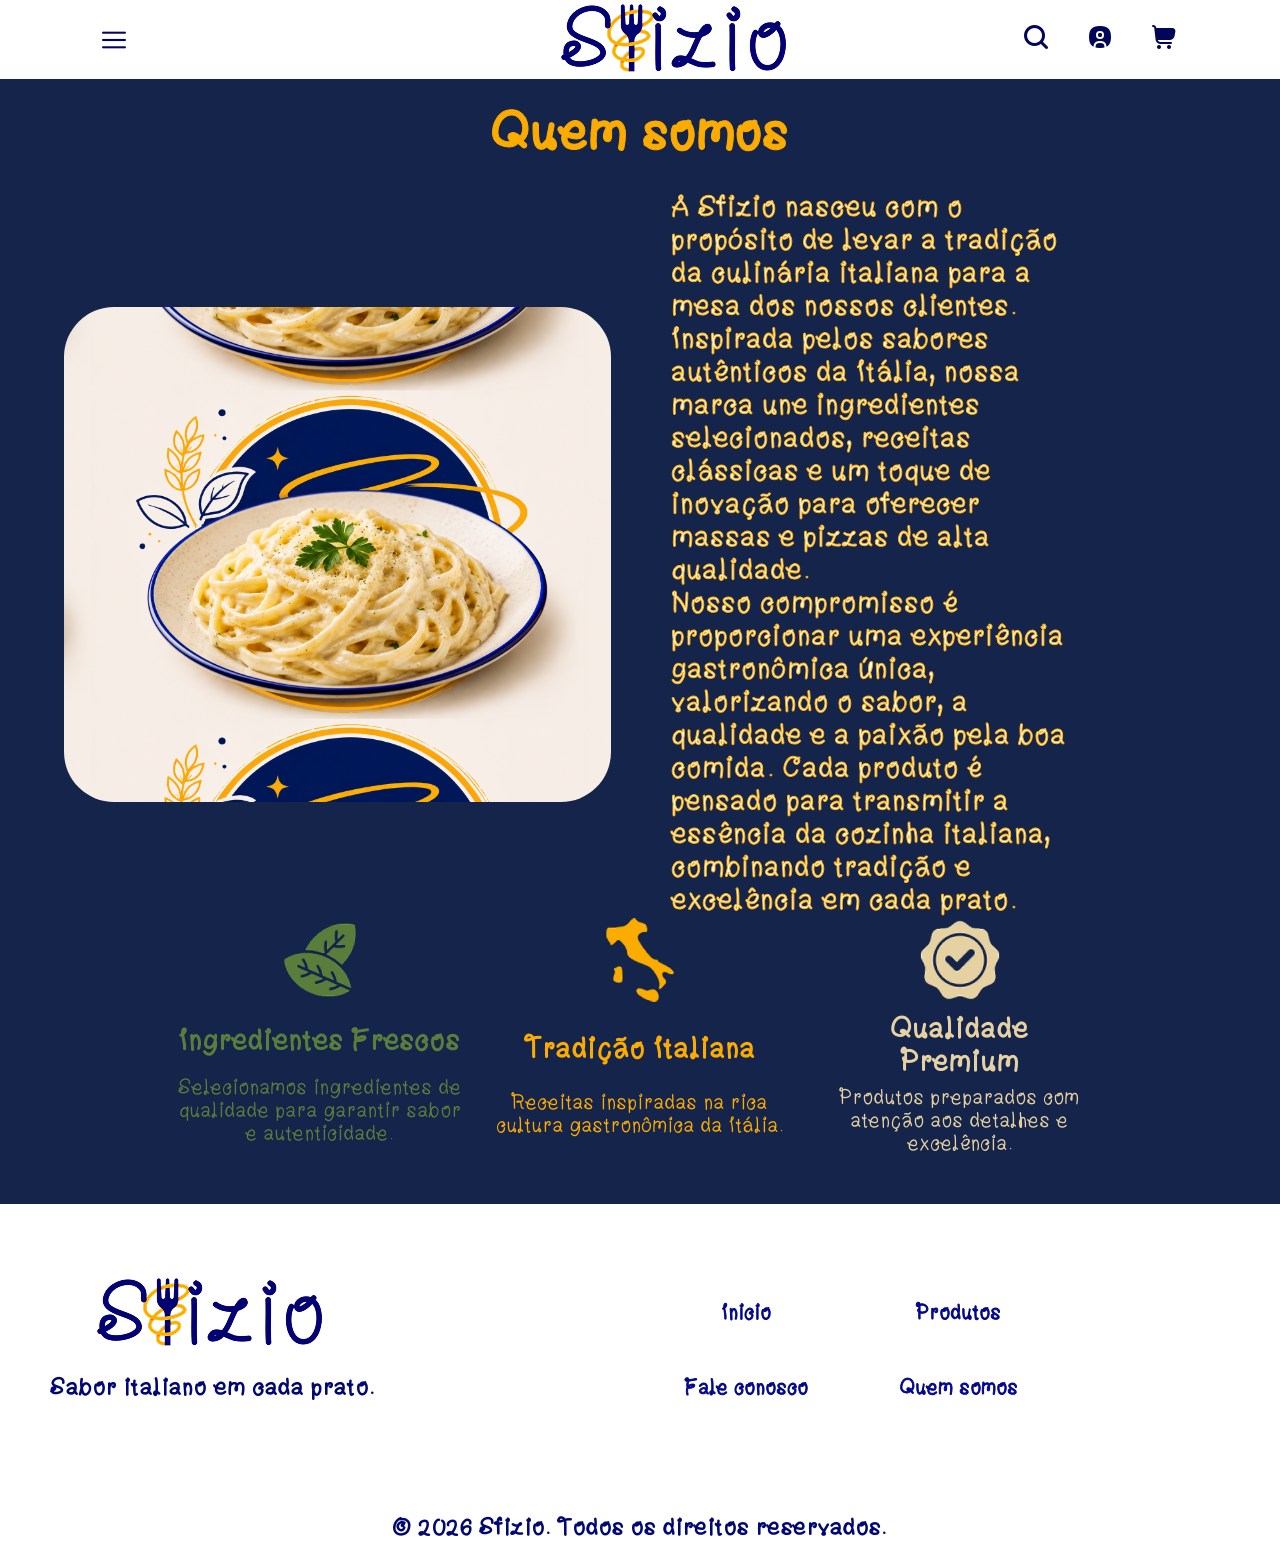
<file: quemsomos.html>
﻿<!DOCTYPE html>
<html lang="en">
<head>
    <meta charset="UTF-8">
    <meta name="viewport" content="width=device-width, initial-scale=1.0">
    <title>Sfizio - Quem Somos</title>
    <link rel="stylesheet" href="./quemsomos.css">
    <link rel="shortcut icon" href="favicon.ico" type="image/x-icon">
</head>
<body>
    <header>
        <div class="nave"><img src="img/menu-burger.png" alt=""></div>
        <a href="./index.html">
            <div class="imagotipo"></div>
        </a>
      <div id="nav">  

        <a href="./busca.html"><img src="img/search (1).png" alt=""></a>
        <a href="./login.html"><img src="img/circle-user.png" alt=""></a>
        <a href="./carrinho.html"><img src="img/shopping-cart.png" alt=""></a></div>
    </header>
    <main>
        <h1>Quem somos</h1>
        <div class="centro">
            <div class="imgc"></div>
            <p class="p">A Sfizio nasceu com o propósito de levar a tradição da culinária italiana para a mesa dos nossos clientes. Inspirada pelos sabores autênticos da Itália, nossa marca une ingredientes selecionados, receitas clássicas e um toque de inovação para oferecer massas e pizzas de alta qualidade.
            <br>Nosso compromisso é proporcionar uma experiência gastronômica única, valorizando o sabor, a qualidade e a paixão pela boa comida. Cada produto é pensado para transmitir a essência da cozinha italiana, combinando tradição e excelência em cada prato.</p>
        </div>
        <div class="igre">
            <div class="verge">
                <div class="imgver">
                </div>
                <h4>Ingredientes Frescos</h4>
                <p>Selecionamos ingredientes de qualidade para garantir sabor e autenticidade.</p>
            </div>
            <div class="tradit">
                <div class="imgtra">
                </div>
                <h4>Tradição Italiana</h4>
                <p>Receitas inspiradas na rica cultura gastronômica da Itália.</p>
            </div>
            <div class="quapr">
                <div class="imgqua">
                </div>
                <h4>Qualidade Premium</h4>
                <p>Produtos preparados com atenção aos detalhes e excelência.</p>
            </div>
        </div>
    </main>
<footer>
        <a class="imagotipofo" href="./index.html">
            <div ></div>
        </a>
        <h3 class="sabor">Sabor italiano em cada prato.</h3>
        <a class="inicio" href="./index.html">
            <p>Ini­cio</p>
        </a>
        <a class="produtos" href="./grade.html">
            <p>Produtos</p>
        </a>
        <a class="faleconosco" href="./contato.html">
            <p>Fale conosco</p>
        </a>
        <a class="quemsomos" href="./quemsomos.html">Quem somos</a>
        <h3 class="copy">© 2026 Sfizio. Todos os direitos reservados.</h3>
    </footer>
</body>
</html>
</file>
<file: style.css>
﻿*{
    font-family: "XperiencePasta";
    margin: 0;
}

header{
    display: grid;
    grid-template-columns: 1fr 1fr 0.5fr;
    align-items: center;
}

.imagotipo{
    background: url("img/imagotipo2.png");
    width: 249px;
    height: 79px;
    margin-left: 8%;
}

@font-face {
    font-family: "XperiencePasta";
    src: url(./XperiencePasta.ttf);
}

#nav { display: grid;
grid-template-columns: repeat(3,0.25fr);
}
.nave { display: grid;
        margin-left: 20%;
    }

section {
    display: grid;
    grid-template-columns: 0.25fr 0.6fr 1fr 1fr 1fr 1fr 1fr;
    grid-template-rows: 0.5fr 0.5fr 1fr 1fr 1fr 0.5fr 0.5fr 0.5fr;
    background: url("img/banner2.png");
    background-size: cover;
    width: 100%;
    height: 110vh;
}

section a {
    width: 90%;
    height: 8vh;
    background-color: #FCAB00;
    color: #020873;
    border: none;
    border-radius: 152px;
    cursor: pointer;
    font-size: 16px;
    grid-column: 3;
    grid-row: 8;
    font-size: 28px;
    text-decoration: none;
    display: grid;
    align-items: center;
    justify-content: center;
    filter: drop-shadow(2px 5px 5px #020873);
}

main {
    display: grid;
    grid-template-columns: 0.4fr 1fr 1fr 1fr;
    grid-template-rows: 0.5fr 1fr 1fr 1fr;
    background-color: #14244B;
    width: 100%;
    height: 120vh;
    gap: 2em 3em;
}

main h2 {
    font-size: 50px;
    color: #FFFFFF;
    margin-top: 5%;
    grid-column: 2/5;
}

main h3 {
    display: grid;
    font-size: 28px;
    color: #020873;
    -webkit-text-stroke: 1px #020873;
    justify-content: center;
}

main a{
    display: grid;
    font-size: 20px;
    color: #020873;
    justify-content: center;
    width: 50%;
    height: 4vh;
    border: #020873 2px solid;
    align-items: center;
    margin-bottom: 2vh;
    border-radius: 18px;
}


.massat {
    display: grid;
    width: 70%;
    background-color: #D9D9D9;
    grid-column: 2;
    grid-row: 2;
    border-radius: 53px;
    justify-items: center;
}

.imagemast {
    background: url("img/comida1.png");
    width: 100%;
    height: 30vh;
    border-radius: 53px;
    background-size: cover;
    border-radius: 0px;
    display: grid;
    background-position: center;
}

.pizzas {
    display: grid;
    width: 70%;
    background-color: #D9D9D9;
    grid-column: 3;
    grid-row: 2;
    border-radius: 53px;
    justify-items: center;
}

.imagempiz {
    background: url("img/comida6.png");
    width: 100%;
    height: 30vh;
    border-radius: 53px;
    background-size: cover;
    border-radius: 0px;
    display: grid;
    background-position: center;
}


.massasf {
    display: grid;
    width: 70%;
    background-color: #D9D9D9;
    grid-column: 4;
    grid-row: 2;
    border-radius: 53px;
    justify-items: center;
}

.imagemasf {
    background: url("img/comida3.png");
    width: 100%;
    height: 30vh;
    border-radius: 53px;
    background-size: cover;
    border-radius: 0px;
    display: grid;
    background-position: center;
}


.massasr {
    display: grid;
    width: 70%;
    background-color: #D9D9D9;
    grid-column: 2;
    grid-row: 3;
    border-radius: 53px;
    justify-items: center;
}

.imagemasr {
    background: url("img/comida13.png");
    width: 100%;
    height: 30vh;
    border-radius: 53px;
    background-size: cover;
    border-radius: 0px;
    display: grid;
    background-position: center;
}


.especiais {
    display: grid;
    width: 70%;
    background-color: #D9D9D9;
    grid-column: 4;
    grid-row: 3;
    border-radius: 53px;
    justify-items: center;
}

.imagemesp {
    background: url("img/comida5.png");
    width: 100%;
    height: 30vh;
    border-radius: 53px;
    background-size: cover;
    border-radius: 0px;
    display: grid;
    background-position: center;
}

footer {
    display: grid;
    grid-template-columns: 1fr 1fr 1fr 1fr 1fr 1fr;
    grid-template-rows: 0.5fr 0.5fr 0.5fr 0.5fr 0.5fr;
    width: 100%;
    height: 40vh;
    font-size: 20px;
    color: #020873;
    align-items: center;
}

footer .sabor{
    color: #020873;
    grid-column: 1/3;
    grid-row: 3;
    justify-self: center;
}

footer a{
    -webkit-text-stroke: 1px #020873;
    text-decoration: none;
}

footer .copy{
    grid-column: 1/7;
    grid-row: 5;
    justify-self: center;
}

.inicio {
    grid-column: 4;
    grid-row: 2;
    justify-self: center;

}

.produtos {
    grid-column: 5;
    grid-row: 2;
    justify-self: center;
}

.faleconosco {
    grid-column: 4;
    grid-row: 3;
    justify-self: center;
}

.quemsomos {
    grid-column: 5;
    grid-row: 3;
    justify-self: center;
}

.imagotipofo{
    background: url("img/imagotipo2.png");
    width: 249px;
    height: 79px;
    grid-column: 1/3;
    grid-row: 2;
    justify-self: center;
}
</file>
<file: busca.css>
﻿*{
    font-family: "XperiencePasta";
    margin: 0;
}

header{
    display: grid;
    grid-template-columns: 1fr 1fr 0.5fr;
    align-items: center;
}

header .imagotipo{
    background: url("img/imagotipo2.png");
    width: 249px;
    height: 79px;
    margin-left: 8%;
}

@font-face {
    font-family: "XperiencePasta";
    src: url(./XperiencePasta.ttf);
}

#nav {
    display: grid;
    grid-template-columns: repeat(3,0.25fr);
}
.nave {
    display: grid;
    margin-left: 20%;
}

.busca{

    display:grid;

    grid-template-rows:auto auto;

    justify-items:center;

    row-gap:70px;

    margin:50px 0 80px;
}

.pesquisa{
    width: 60%;

    display: grid;
    grid-template-columns: 60px 1fr 60px;

    align-items: center;

    column-gap: 25px;
}

.pesquisa input{

    height:38px;

    border:none;
    background:#BEC9EC;

    padding-left:20px;

    font-size:20px;

    outline:none;
}

.lupa,
.seta{

    justify-self:center;
}

.categorias{

    width:90%;

    display:grid;

    grid-template-columns:repeat(3,1fr);

    grid-template-rows:repeat(2,1fr);

    justify-items:center;

    row-gap:40px;
}

.categoria{

    width:180px;

    height:170px;

    display:grid;

    grid-template-rows:auto 1fr;

    justify-items:center;

    align-items:center;

    background:#D9D9D9;

    border-radius:30px;

    text-decoration:none;

    transition:.3s;
}

.categoria h2{

    color:#020873;

    text-align:center;

    font-size:22px;

    font-weight:300;

    margin-top:12px;
}

.catimg{

    width:120px;

    height:90px;

    background-size:cover;

    background-position:center;
}

.tradicional{
    background-image:url("img/comida2.png");
}

.pizza{
    background-image:url("img/comida6.png");
}

.forno{
    background-image:url("img/comida3.png");
}

.recheada{
    background-image:url("img/comida13.png");
}

.especial{
    background-image:url("img/comida15.png");
}

.ep {
    grid-column: 3;
    grid-row: 2;
}

.categoria:hover{
    border:3px solid #FCAB00;
}

footer {
    display: grid;
    grid-template-columns: 1fr 1fr 1fr 1fr 1fr 1fr;
    grid-template-rows: 0.5fr 0.5fr 0.5fr 0.5fr 0.5fr;
    width: 100%;
    height: 40vh;
    font-size: 20px;
    color: #020873;
    align-items: center;
}

footer .sabor{
    color: #020873;
    grid-column: 1/3;
    grid-row: 3;
    justify-self: center;
}

footer a{
    -webkit-text-stroke: 1px #020873;
    text-decoration: none;
}

footer .copy{
    grid-column: 1/7;
    grid-row: 5;
    justify-self: center;
}

.inicio {
    grid-column: 4;
    grid-row: 2;
    justify-self: center;

}

.produtos {
    grid-column: 5;
    grid-row: 2;
    justify-self: center;
}

.faleconosco {
    grid-column: 4;
    grid-row: 3;
    justify-self: center;
}

.quemsomos {
    grid-column: 5;
    grid-row: 3;
    justify-self: center;
}

.imagotipofo{
    background: url("img/imagotipo2.png");
    width: 249px;
    height: 79px;
    grid-column: 1/3;
    grid-row: 2;
    justify-self: center;
}
</file>
<file: carrinho.css>
﻿*{
    font-family: "XperiencePasta";
    margin: 0;
}

header{
    display: grid;
    grid-template-columns: 1fr 1fr 0.5fr;
    align-items: center;
}

header .imagotipo{
    background: url("img/imagotipo2.png");
    width: 249px;
    height: 79px;
    margin-left: 8%;
}

@font-face {
    font-family: "XperiencePasta";
    src: url(./XperiencePasta.ttf);
}

#nav {
    display: grid;
    grid-template-columns: repeat(3,0.25fr);
}
.nave {
    display: grid;
    margin-left: 20%;
}

.pedidos{

    display:grid;

    grid-template-rows:auto auto auto auto;

    justify-items:center;

    background:#DCE4FF;

    padding:40px 0 70px;
}

.titulo{

    width:90%;

    color:#FCAB00;

    font-size:64px;

    font-weight:300;

    margin-bottom:40px;
}

.tabela{

    width:90%;

    display:grid;

    grid-template-columns:2fr 1fr 1fr;

    row-gap:28px;

    color:#000;
}

.tabela h3{

    color:#000;

    font-size:26px;

    font-weight:300;
}

.produto{

    display:grid;

    grid-template-columns:60px auto;

    align-items:center;

    column-gap:18px;
}

.produto p{

    font-size:26px;
}

.qtd{

    align-self:center;

    font-size:24px;
}

.preco{

    align-self:center;

    font-size:24px;
}

.imgpedido{

    width:48px;

    height:48px;

    background-size:cover;

    background-position:center;

    border-radius:50%;
}

.carbonara{
    background-image:url("img/comida2.png");
}

.lasanha{
    background-image:url("img/comida3.png");
}

.especial{
    background-image:url("img/comida15.png");
}

.total{

    margin:55px 0 35px;

    color:#000;

    font-size:48px;

    font-weight:300;
}

.btnpedido{

    width:340px;

    height:60px;

    background:#FCAB00;

    border-radius:50px;

    display:grid;

    grid-template-columns:auto 40px;

    justify-content:center;

    align-items:center;

    column-gap:15px;

    text-decoration:none;

    color:#000;

    font-size:28px;

    transition:.3s;
}

.seta{

    width:30px;

    height:30px;

    background:url("img/enter.png");

    background-size:contain;

    background-repeat:no-repeat;
}

footer {
    display: grid;
    grid-template-columns: 1fr 1fr 1fr 1fr 1fr 1fr;
    grid-template-rows: 0.5fr 0.5fr 0.5fr 0.5fr 0.5fr;
    width: 100%;
    height: 40vh;
    font-size: 20px;
    color: #020873;
    align-items: center;
}

footer .sabor{
    color: #020873;
    grid-column: 1/3;
    grid-row: 3;
    justify-self: center;
}

footer a{
    -webkit-text-stroke: 1px #020873;
    text-decoration: none;
}

footer .copy{
    grid-column: 1/7;
    grid-row: 5;
    justify-self: center;
}

.inicio {
    grid-column: 4;
    grid-row: 2;
    justify-self: center;

}

.produtos {
    grid-column: 5;
    grid-row: 2;
    justify-self: center;
}

.faleconosco {
    grid-column: 4;
    grid-row: 3;
    justify-self: center;
}

.quemsomos {
    grid-column: 5;
    grid-row: 3;
    justify-self: center;
}

.imagotipofo{
    background: url("img/imagotipo2.png");
    width: 249px;
    height: 79px;
    grid-column: 1/3;
    grid-row: 2;
    justify-self: center;
}
</file>
<file: contato.css>
﻿*{
    font-family: "XperiencePasta";
    margin: 0;
}

header{
    display: grid;
    grid-template-columns: 1fr 1fr 0.5fr;
    align-items: center;
}

header .imagotipo{
    background: url("img/imagotipo2.png");
    width: 249px;
    height: 79px;
    margin-left: 8%;
}

@font-face {
    font-family: "XperiencePasta";
    src: url(./XperiencePasta.ttf);
}

#nav {
    display: grid;
    grid-template-columns: repeat(3,0.25fr);
}
.nave {
    display: grid;
    margin-left: 20%;
}

main {
    display: grid;
    background-color: #14244B;
    align-items: center;
    justify-items: center;
    height: 120vh;
    grid-template-rows: 0.5fr 0.5fr 3fr 0.5fr 1fr;
    width: 100%;
}

main h1 {
    font-size: 50px;
    -webkit-text-stroke: 2px #FCAB00;
    color: #FCAB00;
}

main .div p {
    font-size: 32px;
    color: #FCAB00;
}

main .div {
    text-align: center;
    grid-row: 2;
}

main .forms {
    grid-row: 3;
    display: grid;
    width: 70%;
    grid-template-rows: 0.5fr 0.5fr 0.5fr 3fr;
    grid-template-columns: 0.25fr 1fr;
    gap: 7% 2%;
}

main .forms p{
    font-size: 28px;
    display: grid;
    justify-items: end;
    color: #FFFFFF;
}

.cads {
    display: grid;
    font-size: 28px;
    width: 18%;
    height: 7vh;
    background-color: #FCAB00;
    border-radius: 50px;
    grid-row: 4;
    justify-self: center;
    align-items: center;
    justify-items: center;
    margin-bottom: 5%;
}

.mensa {
    height: 15vh;
}

.cads a {
    text-decoration: none;
    color: #020873;
}

.cadstr::before{
    content: url("img/user\ 3.png");
    width: 33px;
    height: 33px;
}

.contato {
    font-size: 25px;
    display: grid;
    grid-template-rows: 1fr 1fr 1fr;
    grid-template-columns: 0.1fr 0.3fr;
    grid-row: 5;
    width: 70%;
    justify-content: center;
}

.dem {
    grid-row: 1;
    grid-column: 1;
    color: #000000;
    justify-self: center;

}

.dle {
    grid-row: 2;
    grid-column: 1;
    color: #000000;
    justify-self: center;
}
.dlo {
    grid-row: 3;
    grid-column: 1;
    color: #000000;
    justify-self: center;
}

.ema {
    grid-column: 1;
    grid-row: 1;
    justify-self: center;
}

.plo {
    grid-column: 2;
    grid-row: 3;
    justify-self: start;
}
.ple {
    grid-column: 2;
    grid-row: 2;
    justify-self: start;
}

.tel {
    grid-column: 1;
    grid-row: 2;
    justify-self: center;
}

.loc {
    grid-column: 1;
    grid-row: 3;
    justify-self: center;
}

.ema::before{
    content: url("img/email\ 1.png");
    width: 22px;
    height: 22px;
}

.tel::before{
    content: url("img/telephone-silhouette\ 1.png");
    width: 22px;
    height: 22px;
}

.loc::before{
    content: url("img/pin\ 1.png");
    width: 22px;
    height: 22px;
}

footer {
    display: grid;
    grid-template-columns: 1fr 1fr 1fr 1fr 1fr 1fr;
    grid-template-rows: 0.5fr 0.5fr 0.5fr 0.5fr 0.5fr;
    width: 100%;
    height: 40vh;
    font-size: 20px;
    color: #020873;
    align-items: center;
}

footer .sabor{
    color: #020873;
    grid-column: 1/3;
    grid-row: 3;
    justify-self: center;
}

footer a{
    -webkit-text-stroke: 1px #020873;
    text-decoration: none;
}

footer .copy{
    grid-column: 1/7;
    grid-row: 5;
    justify-self: center;
}

.inicio {
    grid-column: 4;
    grid-row: 2;
    justify-self: center;

}

.produtos {
    grid-column: 5;
    grid-row: 2;
    justify-self: center;
}

.faleconosco {
    grid-column: 4;
    grid-row: 3;
    justify-self: center;
}

.quemsomos {
    grid-column: 5;
    grid-row: 3;
    justify-self: center;
}

.imagotipofo{
    background: url("img/imagotipo2.png");
    width: 249px;
    height: 79px;
    grid-column: 1/3;
    grid-row: 2;
    justify-self: center;
}
</file>
<file: grade.css>
﻿*{
    font-family: "XperiencePasta";
    margin: 0;
}

a {
    text-decoration: none;
}

header{
    display: grid;
    grid-template-columns: 1fr 1fr 0.5fr;
    align-items: center;
}

header .imagotipo{
    background: url("img/imagotipo2.png");
    width: 249px;
    height: 79px;
    margin-left: 8%;
}

@font-face {
    font-family: "XperiencePasta";
    src: url(./XperiencePasta.ttf);
}

#nav {
    display: grid;
    grid-template-columns: repeat(3,0.25fr);
}
.nave {
    display: grid;
    margin-left: 20%;
}

.produtos{
    display:grid;
    grid-template-rows:auto auto;
    justify-items:center;
    margin: 40px 0 70px;
}

.titulo{
    color:#020873;
    font-size:64px;
    font-weight:300;
    margin-bottom:50px;
}

.grade{
    width:90%;

    display:grid;

    grid-template-columns:repeat(3,1fr);

    gap:45px;

    justify-items:center;
}

.card{
    width:340px;

    display:grid;

    grid-template-rows:230px auto auto;

    justify-items:center;

    background:#ECE8DF;

    padding:20px;

    transition:.3s;
}

.especialcard:hover{
    transform:translateY(-8px) scale(1.03);
    box-shadow:0 10px 30px rgba(167, 127, 43, 0.61);
}

.imgproduto{
    width:300px;
    height:200px;

    background-size:cover;
    background-position:center;
}

.card h2{
    color:#020873;
    font-size:34px;
    font-weight:300;
    margin:18px 0 10px;
    text-align:center;
}

.card p{
    width:90%;
    text-align:center;
    font-size:18px;
    line-height:1.4;
    font-family:Arial, Helvetica, sans-serif;
}

.macclassico{
    background-image:url("img/comida1.png");
}

.carbonara{
    background-image:url("img/comida2.png");
}

.lasanha{
    background-image:url("img/comida3.png");
}

.ravioli{
    background-image:url("img/comida4.png");
}

.nhoque{
    background-image:url("img/comida5.png");
}

.margherita{
    background-image:url("img/comida6.png");
}

.calabresa{
    background-image:url("img/comida7.png");
}

.portuguesa{
    background-image:url("img/comida8.png");
}

.alfredo{
    background-image:url("img/comida9.png");
}

.canelone{
    background-image:url("img/comida10.png");
}

.penne{
    background-image:url("img/comida11.png");
}

.pesto{
    background-image:url("img/comida12.png");
}

.tortellini{
    background-image:url("img/comida13.png");
}

.quatroqueijos{
    background-image:url("img/comida14.png");
}

.especial{
    background-image:url("img/comida15.png");
}

footer {
    display: grid;
    grid-template-columns: 1fr 1fr 1fr 1fr 1fr 1fr;
    grid-template-rows: 0.5fr 0.5fr 0.5fr 0.5fr 0.5fr;
    width: 100%;
    height: 40vh;
    font-size: 20px;
    color: #020873;
    align-items: center;
}

footer .sabor{
    color: #020873;
    grid-column: 1/3;
    grid-row: 3;
    justify-self: center;
}

footer a{
    -webkit-text-stroke: 1px #020873;
    text-decoration: none;
}

footer .copy{
    grid-column: 1/7;
    grid-row: 5;
    justify-self: center;
}

.inicio {
    grid-column: 4;
    grid-row: 2;
    justify-self: center;

}

.produtos {
    grid-column: 5;
    grid-row: 2;
    justify-self: center;
}

.faleconosco {
    grid-column: 4;
    grid-row: 3;
    justify-self: center;
}

.quemsomos {
    grid-column: 5;
    grid-row: 3;
    justify-self: center;
}

.imagotipofo{
    background: url("img/imagotipo2.png");
    width: 249px;
    height: 79px;
    grid-column: 1/3;
    grid-row: 2;
    justify-self: center;
}
</file>
<file: login.css>
﻿*{
    font-family: "XperiencePasta";
    margin: 0;
}

header{
    display: grid;
    grid-template-columns: 1fr 1fr 0.5fr;
    align-items: center;
}

header .imagotipo{
    background: url("img/imagotipo2.png");
    width: 249px;
    height: 79px;
    margin-left: 8%;
}

@font-face {
    font-family: "XperiencePasta";
    src: url(./XperiencePasta.ttf);
}

#nav {
    display: grid;
    grid-template-columns: repeat(3,0.25fr);
}
.nave {
    display: grid;
    margin-left: 20%;
}

main {
    display: grid;
    background-color: #14244B;
    align-items: center;
    justify-items: center;
    height: 80vh;
    grid-template-rows: 0.5fr 0.5fr 4fr 0.5fr;
    width: 100%;
}

main h1 {
    font-size: 50px;
    -webkit-text-stroke: 2px #FCAB00;
    color: #FCAB00;
}

main p {
    font-size: 32px;
    color: #FCAB00;
}

main .div {
    text-align: center;
    grid-row: 2;
}

main .forms {
    grid-row: 3;
    display: grid;
    width: 70%;
    grid-template-rows: 1fr 1fr 1fr 1fr 1fr 1fr;
    grid-template-columns: 0.25fr 1fr;
    gap: 7% 2%;
}

main .forms p{
    display: grid;
    justify-items: end;
    color: #FFFFFF;
}

.cads {
    display: grid;
    font-size: 28px;
    width: 12.5%;
    height: 7vh;
    background-color: #FCAB00;
    border-radius: 50px;
    grid-row: 4;
    justify-self: center;
    align-items: center;
    justify-items: center;
    margin-bottom: 5%;
}

.cads a {
    text-decoration: none;
    color: #020873;
}

.cadstr::before{
    content: url("img/user\ 3.png");
    width: 33px;
    height: 33px;
}

footer {
    display: grid;
    grid-template-columns: 1fr 1fr 1fr 1fr 1fr 1fr;
    grid-template-rows: 0.5fr 0.5fr 0.5fr 0.5fr 0.5fr;
    width: 100%;
    height: 40vh;
    font-size: 20px;
    color: #020873;
    align-items: center;
}

footer .sabor{
    color: #020873;
    grid-column: 1/3;
    grid-row: 3;
    justify-self: center;
}

footer a{
    -webkit-text-stroke: 1px #020873;
    text-decoration: none;
}

footer .copy{
    grid-column: 1/7;
    grid-row: 5;
    justify-self: center;
}

.inicio {
    grid-column: 4;
    grid-row: 2;
    justify-self: center;

}

.produtos {
    grid-column: 5;
    grid-row: 2;
    justify-self: center;
}

.faleconosco {
    grid-column: 4;
    grid-row: 3;
    justify-self: center;
}

.quemsomos {
    grid-column: 5;
    grid-row: 3;
    justify-self: center;
}

.imagotipofo{
    background: url("img/imagotipo2.png");
    width: 249px;
    height: 79px;
    grid-column: 1/3;
    grid-row: 2;
    justify-self: center;
}
</file>
<file: produto.css>
﻿*{
    font-family: "XperiencePasta";
    margin: 0;
}

header{
    display: grid;
    grid-template-columns: 1fr 1fr 0.5fr;
    align-items: center;
}

header .imagotipo{
    background: url("img/imagotipo2.png");
    width: 249px;
    height: 79px;
    margin-left: 8%;
}

@font-face {
    font-family: "XperiencePasta";
    src: url(./XperiencePasta.ttf);
}

#nav {
    display: grid;
    grid-template-columns: repeat(3,0.25fr);
}
.nave {
    display: grid;
    margin-left: 20%;
}

main{
    display: grid;
    grid-template-rows: auto auto;
}

.cima{
    display: grid;
    grid-template-columns: 1fr 1fr;
    align-items: center;
    width: 90%;
    margin: 30px auto;
}

.textopr{
    color: #020873;
    font-size: 64px;
    font-weight: 300;
}

.descprato {
    font-size: 32px;
    width: 43%
}

.preco {
    font-size: 40px;
    margin-bottom: 6%;
}

.btncar {
    border-radius: 50px;
    margin-top: 6%;
    display: grid;
    width: 50%;
    height: 8vh;
    background-color: #FCAB00;
    justify-items: center;
    align-items: center;
}

.spcar::before {
    content: url("img/shopping-cart.png");
    width: 24px;
    height: 24px;
}

.carrinho {
    text-decoration: none;
    font-size: 28px;
}

.masst{
    font-size: 24px;
    color: #020873;
}

.prato {
background: url("img/comida15.png");
    width: 70%;
    height: 50vh;
    background-size: cover;
    background-position: center;
    border-radius: 35px;
}

.baixo{
    display:grid;
    grid-template-columns: 1fr 1fr 1fr;
    width:80%;
    margin:0 auto;
    margin-top:30px;
    align-items:start;
    color:#020873;
}

.infop,
.ingred,
.badge{
    display:flex;
    flex-direction:column;
    gap:12px;
}

.infop h3,
.ingred h3{
    font-size:30px;
    font-weight:300;
    margin-bottom:10px;
}

.infop p,
.ingred p{
    font-family:Arial, Helvetica, sans-serif;
    font-size:18px;
    line-height:1.5;
}

.scate{
    color:#020873;
    font-weight:bold;
}

.badge{
    justify-content:center;
    gap:22px;
}

.b1,
.b2{
    display:flex;
    align-items:center;
    gap:12px;
    font-size:24px;
}

.b1::before{
    content:"";
    width:45px;
    height:45px;
    background:url("img/bay1.png") center/contain no-repeat;
}

.b2::before{
    content:"";
    width:45px;
    height:45px;
    background:url("img/bay3.png") center/contain no-repeat;
}

section{
    background:#e8dfcf;
    padding:40px 0 60px;
    display: grid;
}

section h1{
    text-align:center;
    color:#5f7f36;
    font-size:42px;
    font-weight:300;
    margin-bottom:35px;
}

.sugest{
    width: 80%;
    margin: auto;
    display: grid;
    grid-template-columns: repeat(2, 1fr);
    gap: 50px;
    justify-items: center;
}

.prato1,
.prato2{
    display: flex;
    flex-direction: column;
    align-items: center;
    text-align: center;
    background: #efebe3;
    padding: 20px;
}

.prato1 {
    grid-column: 2;
}

.prato2 {
    grid-column: 4;
    width: 30%
}

.prato1i{
    width:280px;
    height:180px;
    background:url("img/comida2.png") center/cover;
}

.prato2i{
    width:280px;
    height:180px;
    background:url("img/comida9.png") center/cover;
}

.prato1 h4,
.prato2 h4{
    color:#020873;
    font-size:34px;
    font-weight:300;
    margin:15px 0;
}

.prato1 p,
.prato2 p{
    width:85%;
    font-size:17px;
    line-height:1.4;
}

footer {
    display: grid;
    grid-template-columns: 1fr 1fr 1fr 1fr 1fr 1fr;
    grid-template-rows: 0.5fr 0.5fr 0.5fr 0.5fr 0.5fr;
    width: 100%;
    height: 40vh;
    font-size: 20px;
    color: #020873;
    align-items: center;
}

footer .sabor{
    color: #020873;
    grid-column: 1/3;
    grid-row: 3;
    justify-self: center;
}

footer a{
    -webkit-text-stroke: 1px #020873;
    text-decoration: none;
}

footer .copy{
    grid-column: 1/7;
    grid-row: 5;
    justify-self: center;
}

.inicio {
    grid-column: 4;
    grid-row: 2;
    justify-self: center;

}

.produtos {
    grid-column: 5;
    grid-row: 2;
    justify-self: center;
}

.faleconosco {
    grid-column: 4;
    grid-row: 3;
    justify-self: center;
}

.quemsomos {
    grid-column: 5;
    grid-row: 3;
    justify-self: center;
}

.imagotipofo{
    background: url("img/imagotipo2.png");
    width: 249px;
    height: 79px;
    grid-column: 1/3;
    grid-row: 2;
    justify-self: center;
}
</file>
<file: produtos.css>
﻿*{
    font-family: "XperiencePasta";
    margin: 0;
}

a {
    text-decoration: none;
}

header{
    display: grid;
    grid-template-columns: 1fr 1fr 0.5fr;
    align-items: center;
}

header .imagotipo{
    background: url("img/imagotipo2.png");
    width: 249px;
    height: 79px;
    margin-left: 8%;
}

@font-face {
    font-family: "XperiencePasta";
    src: url(./XperiencePasta.ttf);
}

#nav {
    display: grid;
    grid-template-columns: repeat(3,0.25fr);
}
.nave {
    display: grid;
    margin-left: 20%;
}

.produtos-main{
    width: 90%;
    margin: 30px auto;

    display: grid;
    grid-template-columns: 220px 1fr;
    column-gap: 40px;
}

.categorias{
    display: grid;
    grid-template-rows: repeat(5, auto);
    row-gap: 35px;

    border-right: 3px solid #020873;
    padding-right: 25px;
}

.categoria{
    display: grid;
    grid-template-rows: auto auto;
    justify-items: center;
    row-gap: 8px;
}

.categoria h3{
    color:#020873;
    font-size:24px;
    font-weight:300;
    text-align:center;
}

.catimg{
    width:90px;
    height:90px;
    background-size:cover;
    background-position:center;
}

.catimg .pizza {
    background: url("img/comida1.png")
}

.ativa .catimg{
    border:4px solid #FCAB00;
}

.massa1{
    background-image:url("img/comida2.png");
}

.pizza{
    background-image:url("img/comida14.png");
}

.forno{
    background-image:url("img/comida3.png");
}

.recheada{
    background-image:url("img/comida13.png");
}

.especial{
    background-image:url("img/comida5.png");
}

.lista-produtos{

    display:grid;

    grid-template-columns: repeat(2, 1fr);

    grid-template-rows: repeat(2, auto);

    gap:40px;
}

.card{

    display:grid;

    grid-template-rows: 190px auto auto;

    justify-items:center;

    background:#efebe3;

    padding:18px;
}

.foto{
    width:290px;
    height:190px;

    background-size:cover;
    background-position:center;
}

.carbonara{
    background-image:url("img/comida2.png");
}

.alfredo{
    background-image:url("img/comida9.png");
}

.classico{
    background-image:url("img/comida1.png");
}

.sugo{
    background-image:url("img/comida11.png");
}

.card h2{

    color:#020873;

    font-size:34px;

    font-weight:300;

    margin:15px 0;
}

.card p{

    width:90%;

    text-align:center;

    font-size:17px;

    line-height:1.4;
}



footer {
    display: grid;
    grid-template-columns: 1fr 1fr 1fr 1fr 1fr 1fr;
    grid-template-rows: 0.5fr 0.5fr 0.5fr 0.5fr 0.5fr;
    width: 100%;
    height: 40vh;
    font-size: 20px;
    color: #020873;
    align-items: center;
}

footer .sabor{
    color: #020873;
    grid-column: 1/3;
    grid-row: 3;
    justify-self: center;
}

footer a{
    -webkit-text-stroke: 1px #020873;
    text-decoration: none;
}

footer .copy{
    grid-column: 1/7;
    grid-row: 5;
    justify-self: center;
}

.inicio {
    grid-column: 4;
    grid-row: 2;
    justify-self: center;

}

.produtos {
    grid-column: 5;
    grid-row: 2;
    justify-self: center;
}

.faleconosco {
    grid-column: 4;
    grid-row: 3;
    justify-self: center;
}

.quemsomos {
    grid-column: 5;
    grid-row: 3;
    justify-self: center;
}

.imagotipofo{
    background: url("img/imagotipo2.png");
    width: 249px;
    height: 79px;
    grid-column: 1/3;
    grid-row: 2;
    justify-self: center;
}
</file>
<file: quemsomos.css>
﻿*{
    font-family: "XperiencePasta";
    margin: 0;
}

header{
    display: grid;
    grid-template-columns: 1fr 1fr 0.5fr;
    align-items: center;
}

header .imagotipo{
    background: url("img/imagotipo2.png");
    width: 249px;
    height: 79px;
    margin-left: 8%;
}

@font-face {
    font-family: "XperiencePasta";
    src: url(./XperiencePasta.ttf);
}

#nav {
    display: grid;
    grid-template-columns: repeat(3,0.25fr);
}
.nave {
    display: grid;
    margin-left: 20%;
}

main {
    display: grid;
    grid-template-rows: 0.7fr 2fr 1fr 0.25fr;
    background-color: #14244B;
    align-items: center;
    width: 100%;
    height: 125vh;
    justify-items: center;
}

main h1 {
    color: #FCAB00;
    font-size: 50px;
    -webkit-text-stroke: 1px #FCAB00;
}

.imgc{
    background-image: url("img/comida9.png");
    width: 90%;
    height: 55vh;
    grid-column: 1;
    border-radius: 50px;
    background-position: center;
    background-size: 90%;
}

main .centro{
    display: grid;
    grid-template-columns: 1fr 1fr;
    align-items: center;
   margin-left: 5% 
}

main .p {
    color: #FFFFFF;
    font-size: 28px;
    font-weight: medium;
    -webkit-text-stroke: 1px #FCAB00;
    width: 68%;
}

.imgqua {
    background: url("img/bay3.png");
    width: 84px;
    height: 84px;
}

.imgver{
    background: url("img/bay1.png");
    width: 84px;
    height: 84px;
}

.imgtra {
    background: url("img/bay2.png");
    width: 84px;
    height: 84px;
}

.igre {
    display: grid;
    grid-template-columns: 0.5fr 1fr 1fr 1fr 0.5fr;
    justify-items: center;
}

.igre h4{
    font-size: 28px;
    justify-self: center;
    margin-top: 5%;
    margin-bottom: 2.5%;
}

.quapr p
{
    font-size: 20px;
}

.quapr {
    display: grid;
    color: #E6D1A3;
    grid-column: 4;
    justify-items: center;
    width: 80%;
    text-align: center;
}

.verge {
    display: grid;
    color: #5A7D3B;
    grid-column: 2;
    justify-items: center;
    width: 90%;
    text-align: center;
}

.verge p
{
    font-size: 20px;
}

.tradit {
    display: grid;
    color: #FCAB00;
    grid-column: 3;
    justify-items: center;
    width: 90%;
    text-align: center;
}

.tradit p
{
    font-size: 20px;
}

footer {
    display: grid;
    grid-template-columns: 1fr 1fr 1fr 1fr 1fr 1fr;
    grid-template-rows: 0.5fr 0.5fr 0.5fr 0.5fr 0.5fr;
    width: 100%;
    height: 40vh;
    font-size: 20px;
    color: #020873;
    align-items: center;
}

footer .sabor{
    color: #020873;
    grid-column: 1/3;
    grid-row: 3;
    justify-self: center;
}

footer a{
    -webkit-text-stroke: 1px #020873;
    text-decoration: none;
}

footer .copy{
    grid-column: 1/7;
    grid-row: 5;
    justify-self: center;
}

.inicio {
    grid-column: 4;
    grid-row: 2;
    justify-self: center;

}

.produtos {
    grid-column: 5;
    grid-row: 2;
    justify-self: center;
}

.faleconosco {
    grid-column: 4;
    grid-row: 3;
    justify-self: center;
}

.quemsomos {
    grid-column: 5;
    grid-row: 3;
    justify-self: center;
}

.imagotipofo{
    background: url("img/imagotipo2.png");
    width: 249px;
    height: 79px;
    grid-column: 1/3;
    grid-row: 2;
    justify-self: center;
}
</file>
